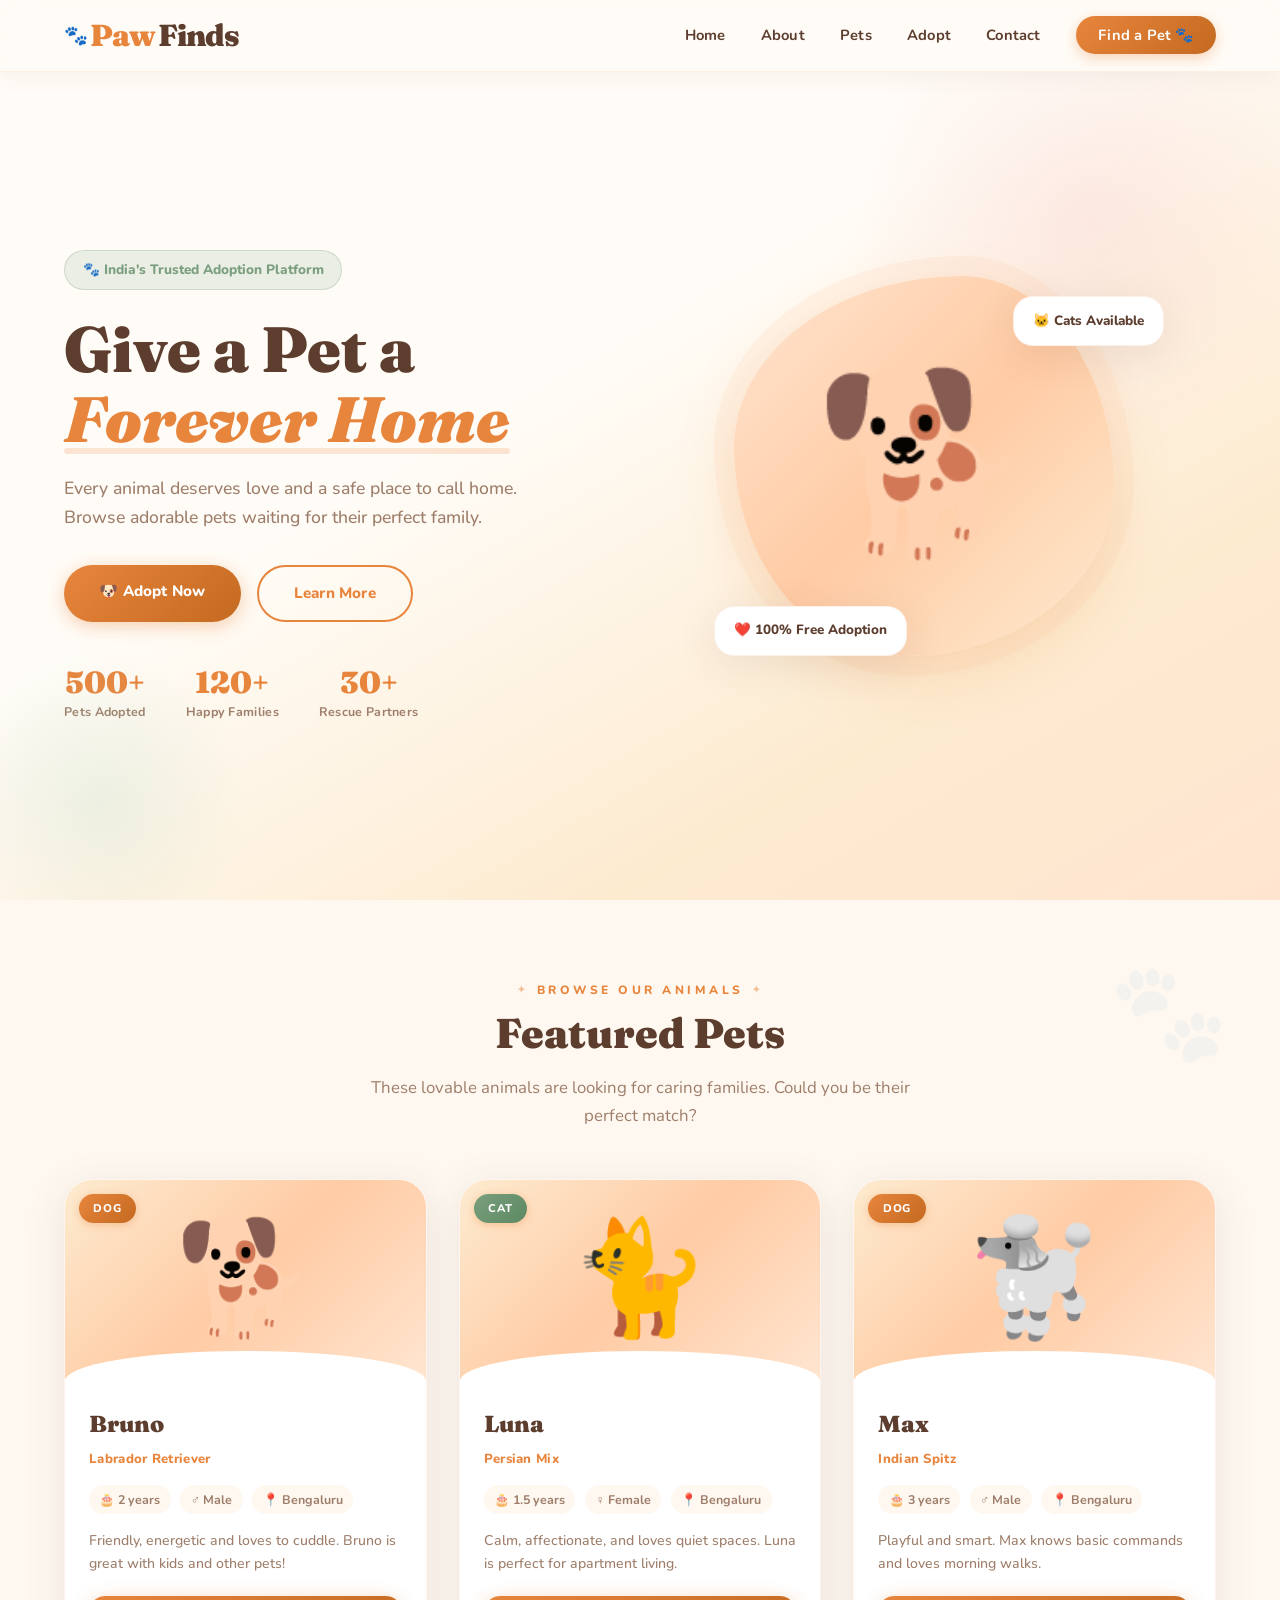
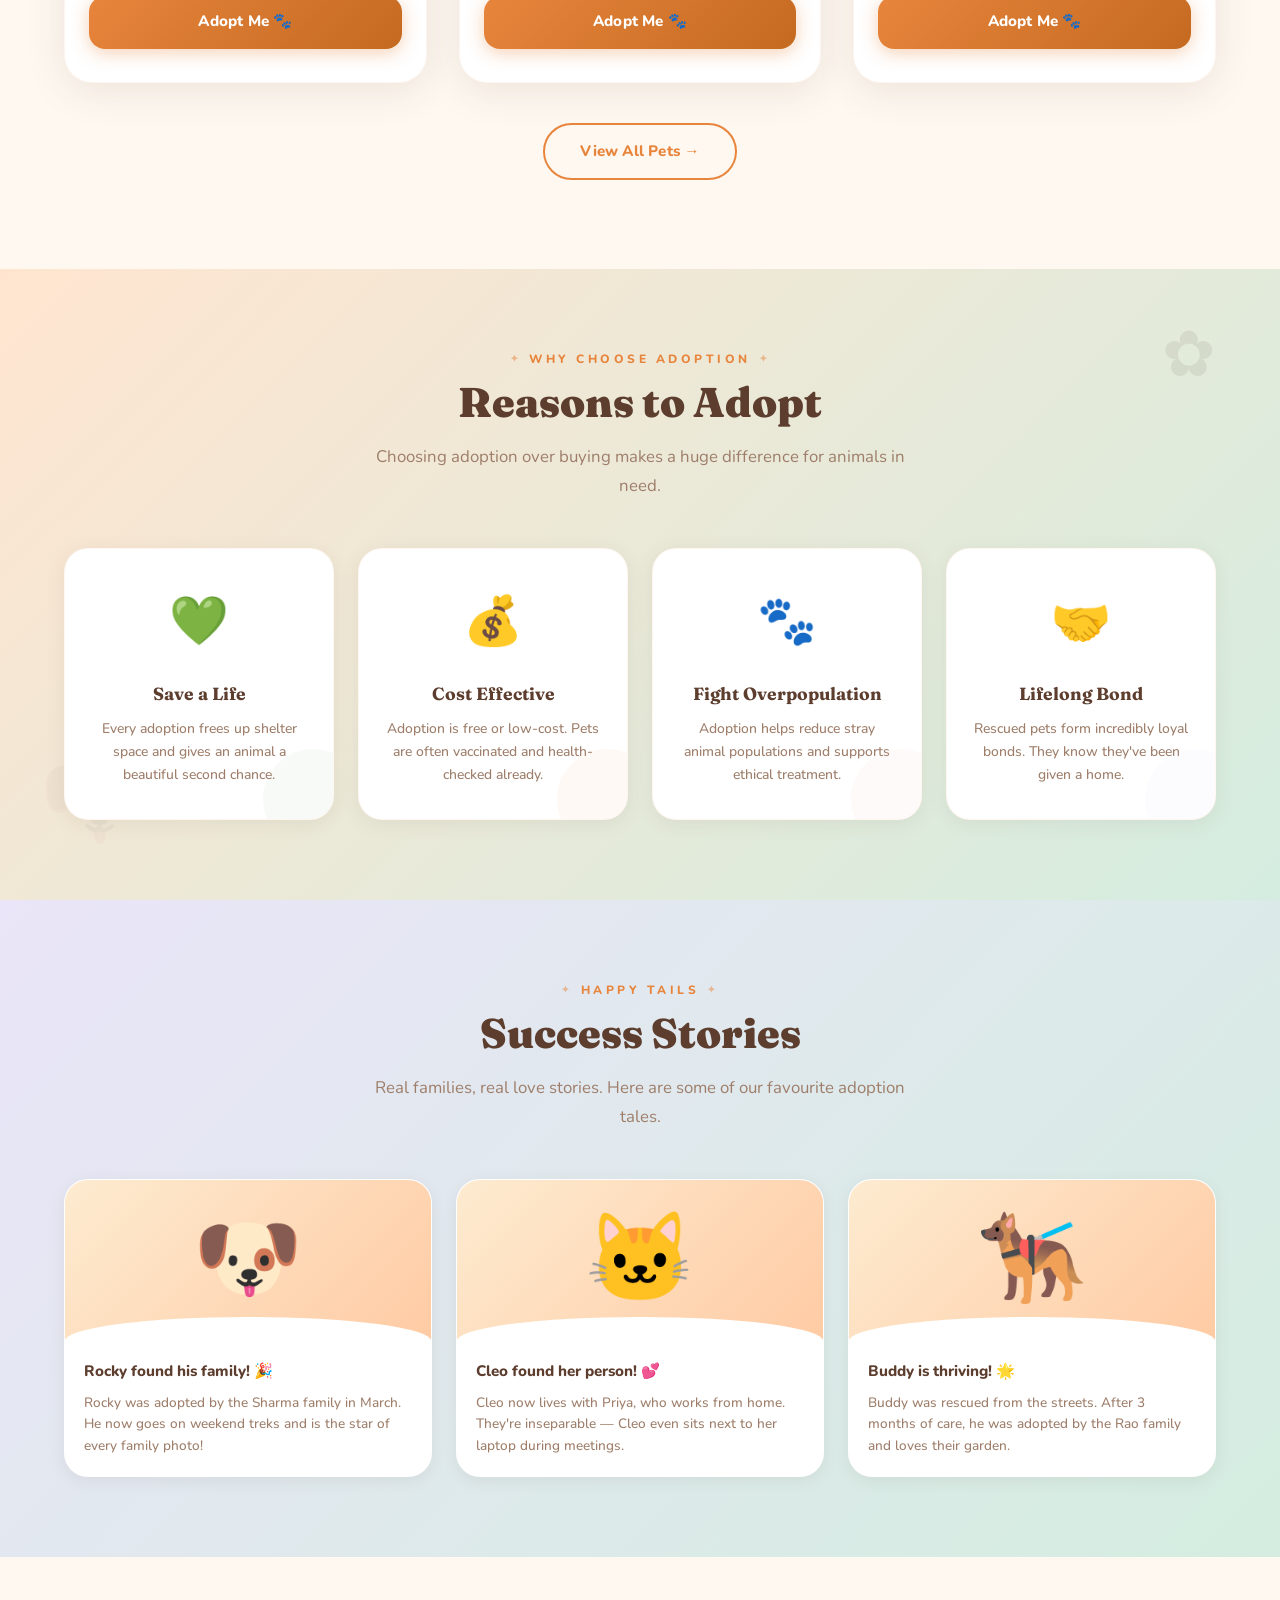
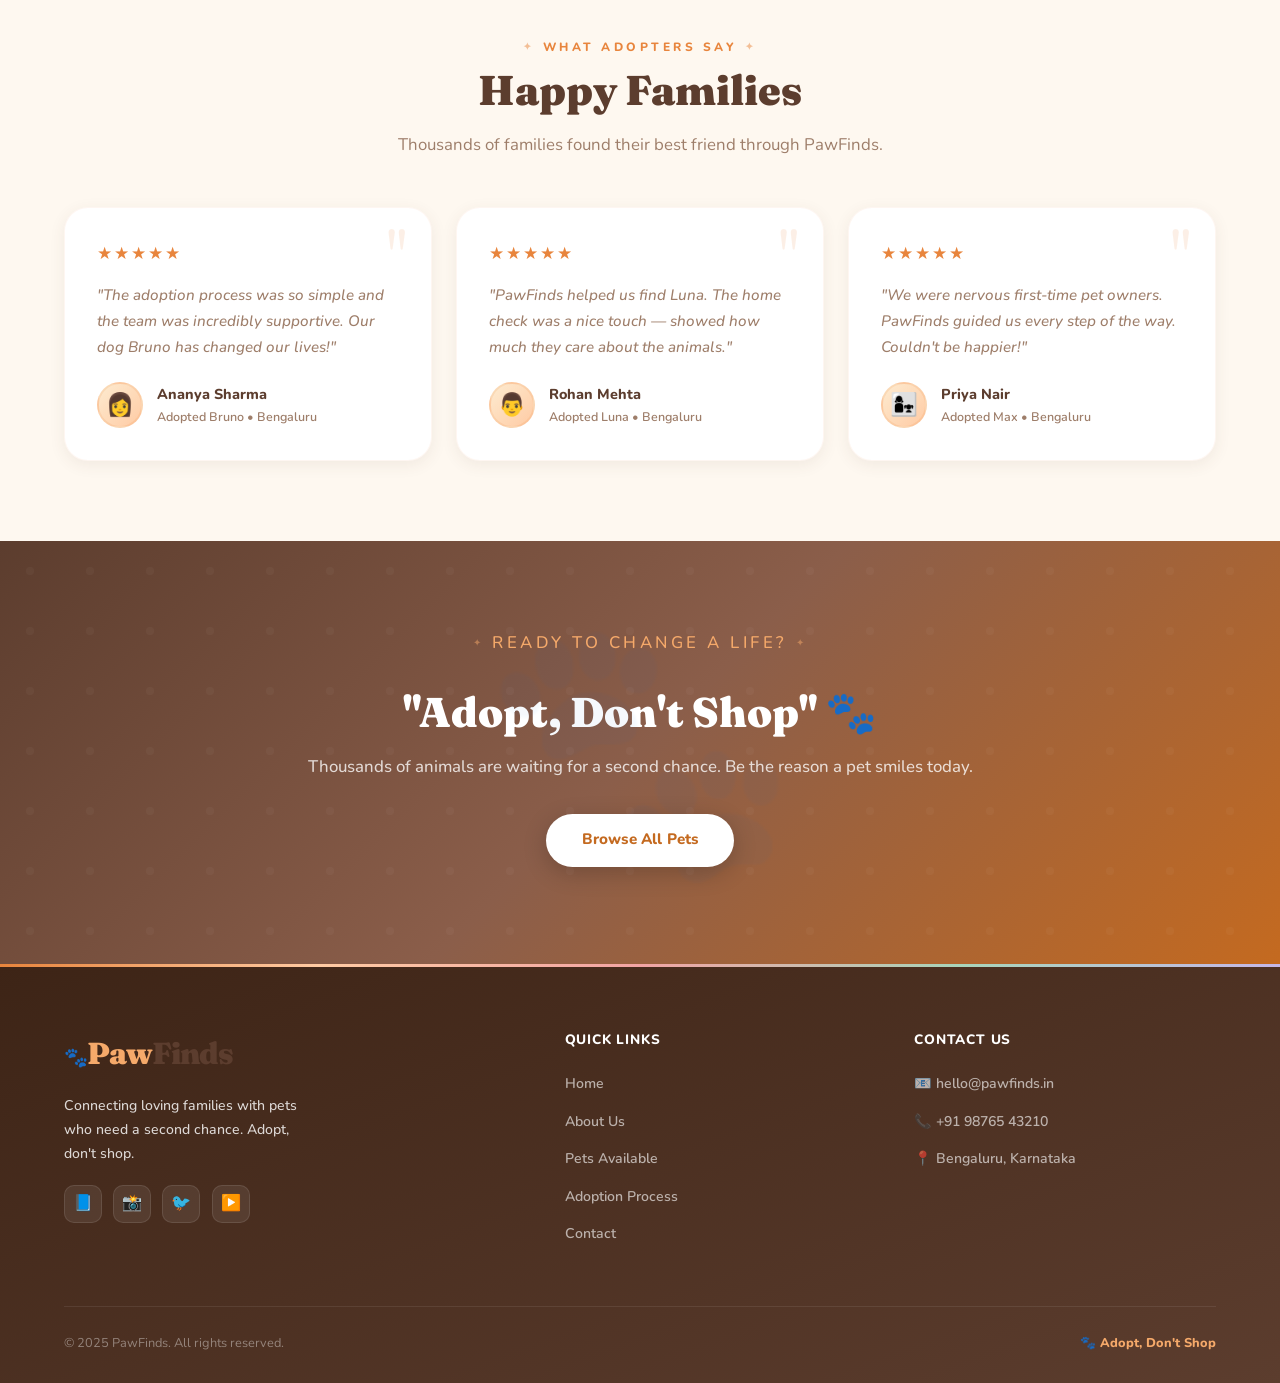
<file: index.html>
<!DOCTYPE html>
<html lang="en">
<head>
  <meta charset="UTF-8" />
  <meta name="viewport" content="width=device-width, initial-scale=1.0" />
  <title>PawFinds – Adopt, Don't Shop</title>
  <link rel="stylesheet" href="style.css" />
  <style>
    /* Extra cute touches just for homepage */
    .why-grid {
      display: grid;
      grid-template-columns: repeat(auto-fit, minmax(220px, 1fr));
      gap: 1.5rem;
    }

    .why-card {
      background: white;
      border-radius: 24px;
      padding: 2rem 1.6rem;
      text-align: center;
      box-shadow: 0 4px 20px rgba(92,61,46,0.08);
      transition: all 0.35s ease;
      border: 1.5px solid rgba(232,133,61,0.07);
      position: relative;
      overflow: hidden;
    }

    .why-card::before {
      content: '';
      position: absolute;
      bottom: -30px;
      right: -30px;
      width: 100px;
      height: 100px;
      border-radius: 50%;
      opacity: 0.05;
      transition: all 0.5s;
    }

    .why-card:nth-child(1)::before { background: #7A9E7E; }
    .why-card:nth-child(2)::before { background: #E8853D; }
    .why-card:nth-child(3)::before { background: #F2A4A4; }
    .why-card:nth-child(4)::before { background: #C5B8E8; }

    .why-card:hover::before { width: 200px; height: 200px; bottom: -60px; right: -60px; opacity: 0.08; }
    .why-card:hover { transform: translateY(-8px); box-shadow: 0 16px 40px rgba(92,61,46,0.14); }

    .why-icon {
      font-size: 3rem;
      margin-bottom: 1rem;
      display: block;
    }

    .why-title {
      font-family: 'Fraunces', serif;
      font-size: 1.1rem;
      font-weight: 700;
      color: var(--brown);
      margin-bottom: 0.6rem;
    }

    .why-desc {
      font-size: 0.87rem;
      color: var(--text-muted);
      font-weight: 500;
      line-height: 1.65;
    }

    /* Cute paw divider */
    .paw-divider {
      text-align: center;
      font-size: 1.2rem;
      letter-spacing: 0.8rem;
      opacity: 0.2;
      margin: -1rem 0;
    }

    /* Wobble on hover for emoji pets */
    .pet-card-img:hover { animation: wobble 0.5s ease; }

    @keyframes wobble {
      0%, 100% { transform: rotate(0deg); }
      25% { transform: rotate(-3deg); }
      75% { transform: rotate(3deg); }
    }

    /* Floating paw background decoration */
    .section-paws {
      position: absolute;
      opacity: 0.04;
      font-size: 6rem;
      pointer-events: none;
    }
  </style>
</head>
<body>

  <!-- NAVBAR -->
  <nav>
    <a href="index.html" class="logo">Paw<span>Finds</span></a>
    <ul class="nav-links">
      <li><a href="index.html">Home</a></li>
      <li><a href="about.html">About</a></li>
      <li><a href="pets.html">Pets</a></li>
      <li><a href="process.html">Adopt</a></li>
      <li><a href="contact.html">Contact</a></li>
      <li><a href="pets.html" class="nav-cta">Find a Pet 🐾</a></li>
    </ul>
  </nav>

  <!-- HERO -->
  <section class="hero">
    <div class="hero-text">
      <div class="hero-badge">🐾 India's Trusted Adoption Platform</div>
      <h1>Give a Pet a<br><em>Forever Home</em></h1>
      <p>Every animal deserves love and a safe place to call home. Browse adorable pets waiting for their perfect family.</p>
      <div class="hero-buttons">
        <a href="pets.html" class="btn btn-primary">🐶 Adopt Now</a>
        <a href="about.html" class="btn btn-outline">Learn More</a>
      </div>
      <div class="hero-stats">
        <div class="stat">
          <div class="stat-num">500+</div>
          <div class="stat-label">Pets Adopted</div>
        </div>
        <div class="stat">
          <div class="stat-num">120+</div>
          <div class="stat-label">Happy Families</div>
        </div>
        <div class="stat">
          <div class="stat-num">30+</div>
          <div class="stat-label">Rescue Partners</div>
        </div>
      </div>
    </div>
    <div class="hero-image">
      <div class="hero-img-wrap">
        <div class="hero-circle">🐕</div>
        <div class="hero-float-badge badge-1">🐱 Cats Available</div>
        <div class="hero-float-badge badge-2">❤️ 100% Free Adoption</div>
      </div>
    </div>
  </section>

  <!-- FEATURED PETS -->
  <section>
    <span class="section-paws" style="top:2rem;right:4%;">🐾</span>
    <p class="section-label text-center">Browse Our Animals</p>
    <h2 class="section-title text-center">Featured Pets</h2>
    <p class="section-sub text-center">These lovable animals are looking for caring families. Could you be their perfect match?</p>

    <div class="pets-grid">
      <div class="pet-card">
        <div class="pet-card-img"><span class="pet-tag">Dog</span>🐕</div>
        <div class="pet-card-body">
          <div class="pet-name">Bruno</div>
          <div class="pet-breed">Labrador Retriever</div>
          <div class="pet-meta">
            <span class="pet-meta-item">🎂 2 years</span>
            <span class="pet-meta-item">♂ Male</span>
            <span class="pet-meta-item">📍 Bengaluru</span>
          </div>
          <p class="pet-desc">Friendly, energetic and loves to cuddle. Bruno is great with kids and other pets!</p>
          <a href="contact.html" class="btn btn-primary adopt-btn">Adopt Me 🐾</a>
        </div>
      </div>

      <div class="pet-card">
        <div class="pet-card-img"><span class="pet-tag cat">Cat</span>🐈</div>
        <div class="pet-card-body">
          <div class="pet-name">Luna</div>
          <div class="pet-breed">Persian Mix</div>
          <div class="pet-meta">
            <span class="pet-meta-item">🎂 1.5 years</span>
            <span class="pet-meta-item">♀ Female</span>
            <span class="pet-meta-item">📍 Bengaluru</span>
          </div>
          <p class="pet-desc">Calm, affectionate, and loves quiet spaces. Luna is perfect for apartment living.</p>
          <a href="contact.html" class="btn btn-primary adopt-btn">Adopt Me 🐾</a>
        </div>
      </div>

      <div class="pet-card">
        <div class="pet-card-img"><span class="pet-tag">Dog</span>🐩</div>
        <div class="pet-card-body">
          <div class="pet-name">Max</div>
          <div class="pet-breed">Indian Spitz</div>
          <div class="pet-meta">
            <span class="pet-meta-item">🎂 3 years</span>
            <span class="pet-meta-item">♂ Male</span>
            <span class="pet-meta-item">📍 Bengaluru</span>
          </div>
          <p class="pet-desc">Playful and smart. Max knows basic commands and loves morning walks.</p>
          <a href="contact.html" class="btn btn-primary adopt-btn">Adopt Me 🐾</a>
        </div>
      </div>
    </div>

    <div style="text-align:center; margin-top:2.5rem;">
      <a href="pets.html" class="btn btn-outline">View All Pets →</a>
    </div>
  </section>

  <!-- WHY ADOPT -->
  <section class="process-section">
    <span class="section-paws" style="bottom:1rem;left:3%;">🐶</span>
    <p class="section-label text-center">Why Choose Adoption</p>
    <h2 class="section-title text-center">Reasons to Adopt</h2>
    <p class="section-sub text-center">Choosing adoption over buying makes a huge difference for animals in need.</p>

    <div class="why-grid">
      <div class="why-card">
        <span class="why-icon">💚</span>
        <div class="why-title">Save a Life</div>
        <p class="why-desc">Every adoption frees up shelter space and gives an animal a beautiful second chance.</p>
      </div>
      <div class="why-card">
        <span class="why-icon">💰</span>
        <div class="why-title">Cost Effective</div>
        <p class="why-desc">Adoption is free or low-cost. Pets are often vaccinated and health-checked already.</p>
      </div>
      <div class="why-card">
        <span class="why-icon">🐾</span>
        <div class="why-title">Fight Overpopulation</div>
        <p class="why-desc">Adoption helps reduce stray animal populations and supports ethical treatment.</p>
      </div>
      <div class="why-card">
        <span class="why-icon">🤝</span>
        <div class="why-title">Lifelong Bond</div>
        <p class="why-desc">Rescued pets form incredibly loyal bonds. They know they've been given a home.</p>
      </div>
    </div>
  </section>

  <!-- SUCCESS STORIES -->
  <section class="success-section">
    <p class="section-label text-center">Happy Tails</p>
    <h2 class="section-title text-center">Success Stories</h2>
    <p class="section-sub text-center">Real families, real love stories. Here are some of our favourite adoption tales.</p>

    <div class="success-grid">
      <div class="success-card">
        <div class="success-img">🐶</div>
        <div class="success-body">
          <div class="success-name">Rocky found his family! 🎉</div>
          <p class="success-story">Rocky was adopted by the Sharma family in March. He now goes on weekend treks and is the star of every family photo!</p>
        </div>
      </div>
      <div class="success-card">
        <div class="success-img">🐱</div>
        <div class="success-body">
          <div class="success-name">Cleo found her person! 💕</div>
          <p class="success-story">Cleo now lives with Priya, who works from home. They're inseparable — Cleo even sits next to her laptop during meetings.</p>
        </div>
      </div>
      <div class="success-card">
        <div class="success-img">🐕‍🦺</div>
        <div class="success-body">
          <div class="success-name">Buddy is thriving! 🌟</div>
          <p class="success-story">Buddy was rescued from the streets. After 3 months of care, he was adopted by the Rao family and loves their garden.</p>
        </div>
      </div>
    </div>
  </section>

  <!-- TESTIMONIALS -->
  <section>
    <p class="section-label text-center">What Adopters Say</p>
    <h2 class="section-title text-center">Happy Families</h2>
    <p class="section-sub text-center">Thousands of families found their best friend through PawFinds.</p>

    <div class="testimonials-grid">
      <div class="testimonial-card">
        <div class="testimonial-stars">★★★★★</div>
        <p class="testimonial-text">"The adoption process was so simple and the team was incredibly supportive. Our dog Bruno has changed our lives!"</p>
        <div class="testimonial-author">
          <div class="author-avatar">👩</div>
          <div>
            <div class="author-name">Ananya Sharma</div>
            <div class="author-info">Adopted Bruno • Bengaluru</div>
          </div>
        </div>
      </div>
      <div class="testimonial-card">
        <div class="testimonial-stars">★★★★★</div>
        <p class="testimonial-text">"PawFinds helped us find Luna. The home check was a nice touch — showed how much they care about the animals."</p>
        <div class="testimonial-author">
          <div class="author-avatar">👨</div>
          <div>
            <div class="author-name">Rohan Mehta</div>
            <div class="author-info">Adopted Luna • Bengaluru</div>
          </div>
        </div>
      </div>
      <div class="testimonial-card">
        <div class="testimonial-stars">★★★★★</div>
        <p class="testimonial-text">"We were nervous first-time pet owners. PawFinds guided us every step of the way. Couldn't be happier!"</p>
        <div class="testimonial-author">
          <div class="author-avatar">👩‍👧</div>
          <div>
            <div class="author-name">Priya Nair</div>
            <div class="author-info">Adopted Max • Bengaluru</div>
          </div>
        </div>
      </div>
    </div>
  </section>

  <!-- CTA BANNER -->
  <section class="cta-banner">
    <p class="section-label" style="color:var(--amber-light);">Ready to change a life?</p>
    <h2 class="section-title">"Adopt, Don't Shop" 🐾</h2>
    <p>Thousands of animals are waiting for a second chance. Be the reason a pet smiles today.</p>
    <a href="pets.html" class="btn btn-primary">Browse All Pets</a>
  </section>

  <!-- FOOTER -->
  <footer>
    <div class="footer-grid">
      <div class="footer-brand">
        <a href="index.html" class="logo">Paw<span>Finds</span></a>
        <p>Connecting loving families with pets who need a second chance. Adopt, don't shop.</p>
        <div class="footer-social">
          <a href="#" class="social-icon">📘</a>
          <a href="#" class="social-icon">📸</a>
          <a href="#" class="social-icon">🐦</a>
          <a href="#" class="social-icon">▶️</a>
        </div>
      </div>
      <div class="footer-col">
        <h4>Quick Links</h4>
        <ul>
          <li><a href="index.html">Home</a></li>
          <li><a href="about.html">About Us</a></li>
          <li><a href="pets.html">Pets Available</a></li>
          <li><a href="process.html">Adoption Process</a></li>
          <li><a href="contact.html">Contact</a></li>
        </ul>
      </div>
      <div class="footer-col">
        <h4>Contact Us</h4>
        <ul>
          <li><a href="#">📧 hello@pawfinds.in</a></li>
          <li><a href="#">📞 +91 98765 43210</a></li>
          <li><a href="#">📍 Bengaluru, Karnataka</a></li>
        </ul>
      </div>
    </div>
    <div class="footer-bottom">
      <span>© 2025 PawFinds. All rights reserved.</span>
      <span class="footer-tagline">🐾 Adopt, Don't Shop</span>
    </div>
  </footer>

  <script>
    document.querySelectorAll('.faq-question').forEach(btn => {
      btn.addEventListener('click', () => {
        const item = btn.parentElement;
        item.classList.toggle('open');
      });
    });

    // Staggered card entrance animation
    const observer = new IntersectionObserver((entries) => {
      entries.forEach((entry, i) => {
        if (entry.isIntersecting) {
          entry.target.style.animationDelay = `${(i % 4) * 0.1}s`;
          entry.target.classList.add('visible');
        }
      });
    }, { threshold: 0.1 });

    document.querySelectorAll('.pet-card, .why-card, .step-card, .testimonial-card, .success-card').forEach(el => {
      el.style.opacity = '0';
      el.style.transform = 'translateY(20px)';
      el.style.transition = 'opacity 0.5s ease, transform 0.5s ease';
      observer.observe(el);
    });

    document.querySelectorAll('.visible').forEach = function() {};
    const mo = new MutationObserver(() => {});

    // Simplified: just use intersection observer to fade in
    const cards = document.querySelectorAll('.pet-card, .why-card, .step-card, .testimonial-card, .success-card');
    const cardObserver = new IntersectionObserver((entries) => {
      entries.forEach((entry, idx) => {
        if (entry.isIntersecting) {
          setTimeout(() => {
            entry.target.style.opacity = '1';
            entry.target.style.transform = 'translateY(0)';
          }, idx * 80);
          cardObserver.unobserve(entry.target);
        }
      });
    }, { threshold: 0.08 });

    cards.forEach(c => cardObserver.observe(c));
  </script>
  </script>

<!-- 🔊 Audio -->
<audio id="petAudio">
  <source src="https://www.soundjay.com/button/beep-07.mp3"
    type="audio/mpeg">
</audio>

<script>
function playSound() {
  document.getElementById("petAudio").play();
}
</script>

</body>
</html>
</body>
</html>
</file>
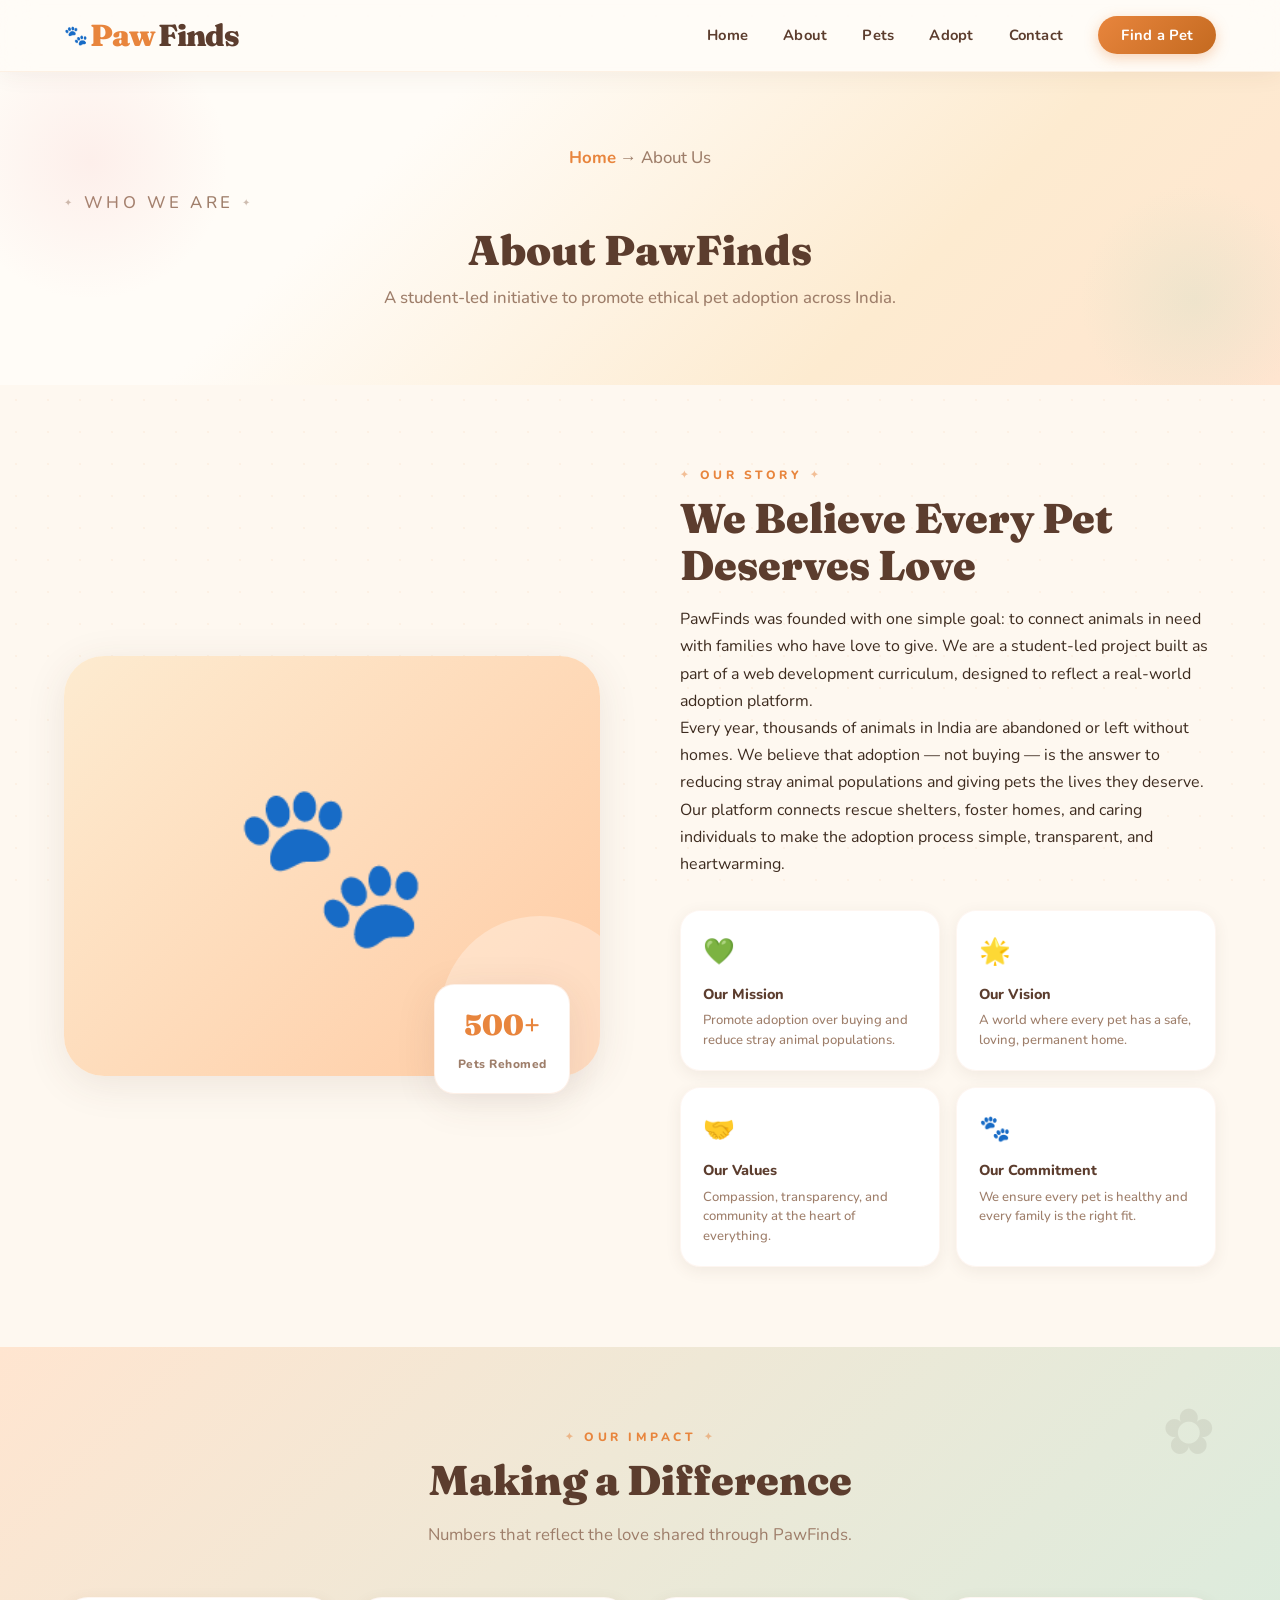
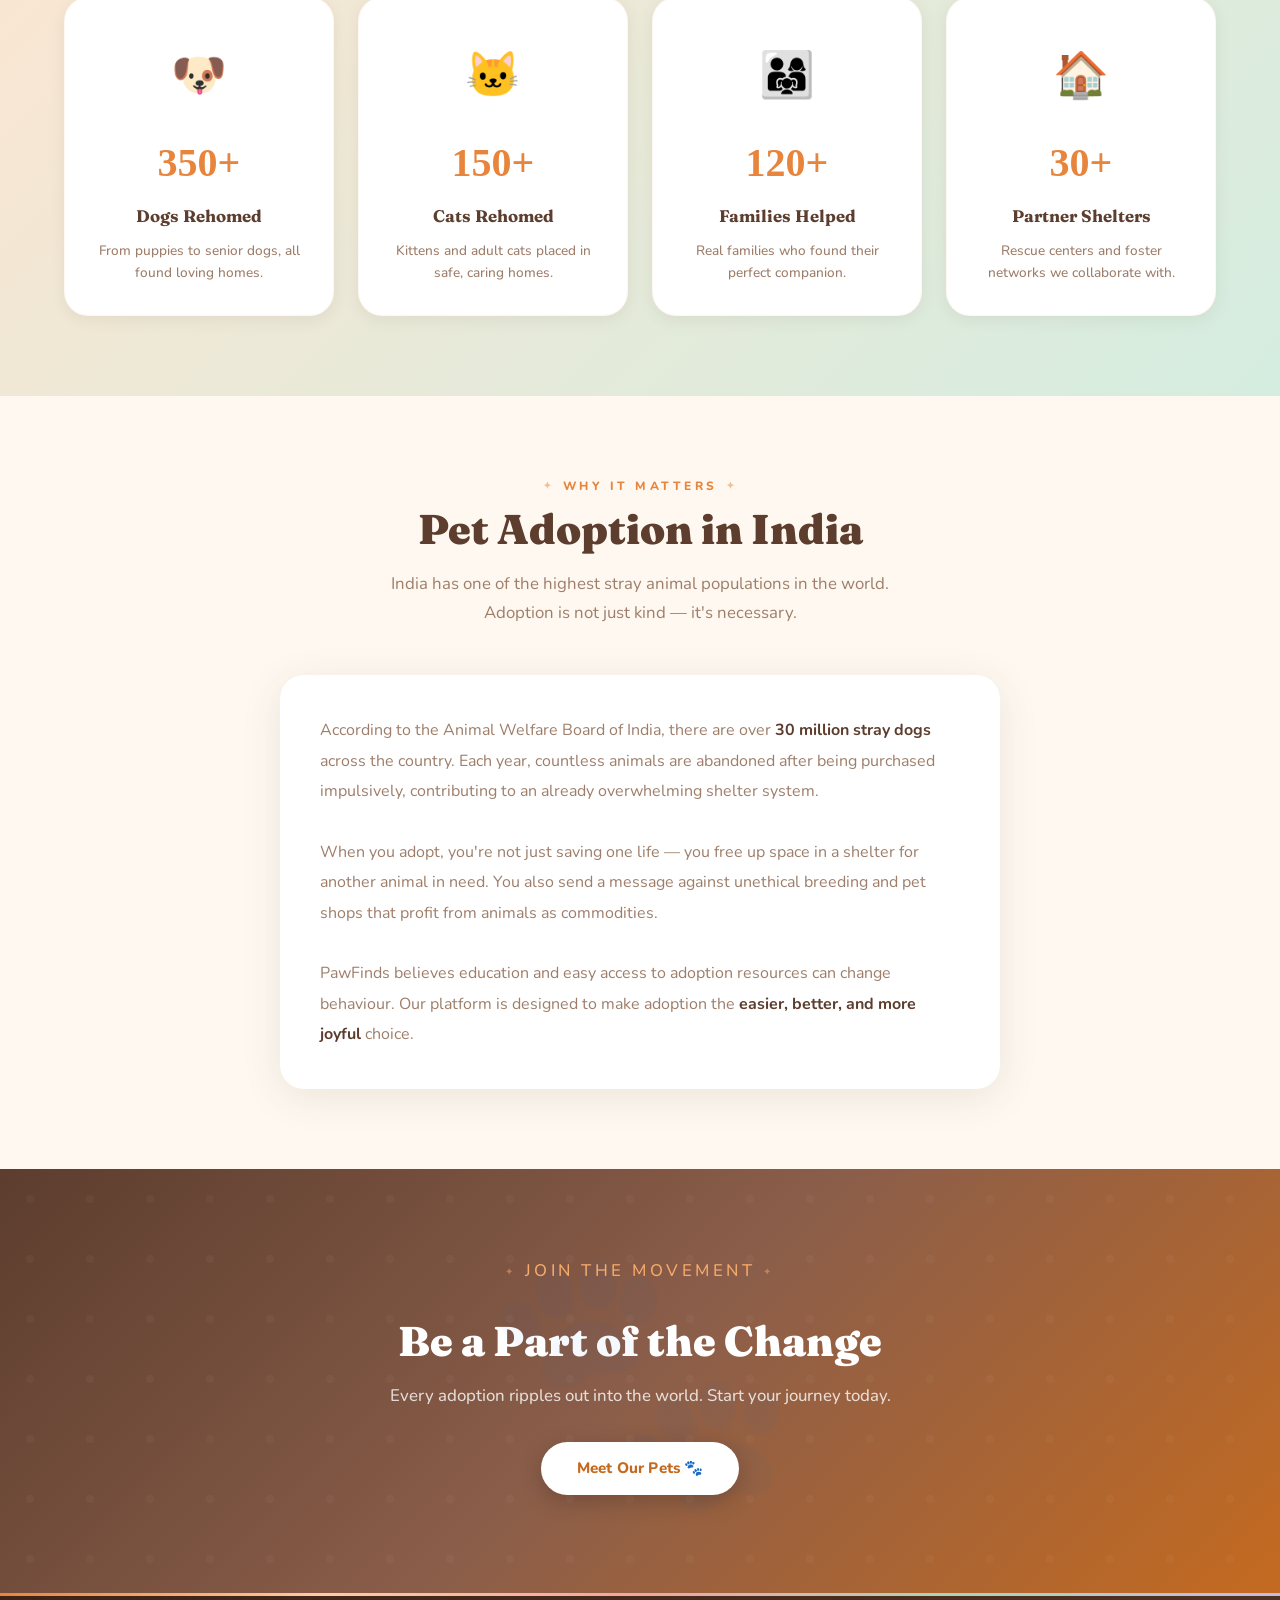
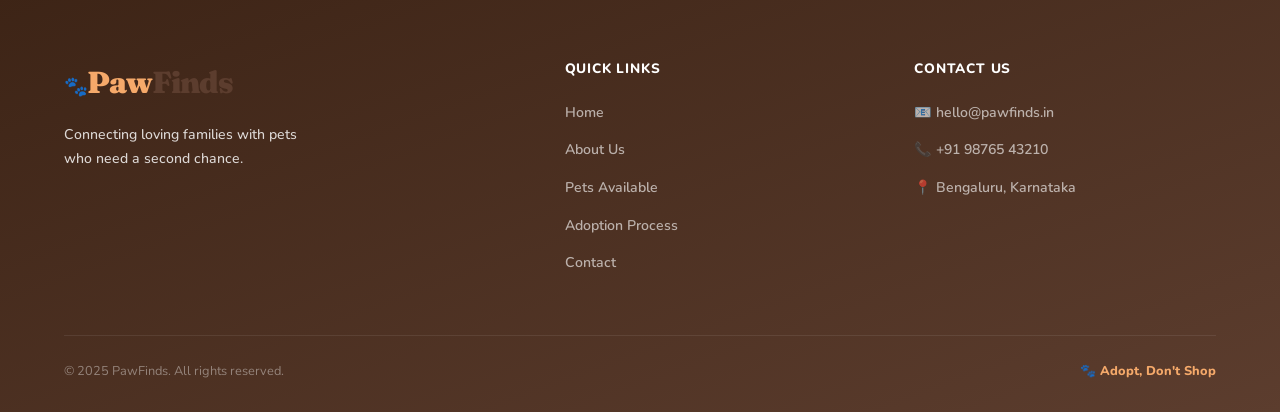
<file: about.html>
<!DOCTYPE html>
<html lang="en">
<head>
  <meta charset="UTF-8" />
  <meta name="viewport" content="width=device-width, initial-scale=1.0" />
  <title>About Us – PawFinds</title>
  <link rel="stylesheet" href="style.css" />
</head>
<body>

  <nav>
    <a href="index.html" class="logo">Paw<span>Finds</span></a>
    <ul class="nav-links">
      <li><a href="index.html">Home</a></li>
      <li><a href="about.html">About</a></li>
      <li><a href="pets.html">Pets</a></li>
      <li><a href="process.html">Adopt</a></li>
      <li><a href="contact.html">Contact</a></li>
      <li><a href="pets.html" class="nav-cta">Find a Pet</a></li>
    </ul>
  </nav>

  <div class="page-hero">
    <p class="breadcrumb"><a href="index.html">Home</a> → About Us</p>
    <p class="section-label">Who We Are</p>
    <h1 class="section-title">About PawFinds</h1>
    <p>A student-led initiative to promote ethical pet adoption across India.</p>
  </div>

  <!-- ABOUT MAIN -->
  <section>
    <div class="about-grid">
      <div class="about-img-wrap">
        <div class="about-main-img">🐾</div>
        <div class="about-float">
          <span class="about-float-num">500+</span>
          <span class="about-float-text">Pets Rehomed</span>
        </div>
      </div>
      <div class="about-text">
        <p class="section-label">Our Story</p>
        <h2 class="section-title">We Believe Every Pet Deserves Love</h2>
        <p>PawFinds was founded with one simple goal: to connect animals in need with families who have love to give. We are a student-led project built as part of a web development curriculum, designed to reflect a real-world adoption platform.</p>
        <p>Every year, thousands of animals in India are abandoned or left without homes. We believe that adoption — not buying — is the answer to reducing stray animal populations and giving pets the lives they deserve.</p>
        <p>Our platform connects rescue shelters, foster homes, and caring individuals to make the adoption process simple, transparent, and heartwarming.</p>

        <div class="about-values">
          <div class="value-card">
            <div class="value-icon">💚</div>
            <div class="value-title">Our Mission</div>
            <div class="value-desc">Promote adoption over buying and reduce stray animal populations.</div>
          </div>
          <div class="value-card">
            <div class="value-icon">🌟</div>
            <div class="value-title">Our Vision</div>
            <div class="value-desc">A world where every pet has a safe, loving, permanent home.</div>
          </div>
          <div class="value-card">
            <div class="value-icon">🤝</div>
            <div class="value-title">Our Values</div>
            <div class="value-desc">Compassion, transparency, and community at the heart of everything.</div>
          </div>
          <div class="value-card">
            <div class="value-icon">🐾</div>
            <div class="value-title">Our Commitment</div>
            <div class="value-desc">We ensure every pet is healthy and every family is the right fit.</div>
          </div>
        </div>
      </div>
    </div>
  </section>

  <!-- IMPACT -->
  <section class="process-section">
    <p class="section-label text-center">Our Impact</p>
    <h2 class="section-title text-center">Making a Difference</h2>
    <p class="section-sub text-center">Numbers that reflect the love shared through PawFinds.</p>

    <div style="display:grid;grid-template-columns:repeat(auto-fit,minmax(200px,1fr));gap:1.5rem;">
      <div class="step-card">
        <div class="step-icon">🐶</div>
        <div style="font-family:'Playfair Display',serif;font-size:2.5rem;font-weight:900;color:var(--amber);margin-bottom:.3rem;">350+</div>
        <div class="step-title">Dogs Rehomed</div>
        <p class="step-desc">From puppies to senior dogs, all found loving homes.</p>
      </div>
      <div class="step-card">
        <div class="step-icon">🐱</div>
        <div style="font-family:'Playfair Display',serif;font-size:2.5rem;font-weight:900;color:var(--amber);margin-bottom:.3rem;">150+</div>
        <div class="step-title">Cats Rehomed</div>
        <p class="step-desc">Kittens and adult cats placed in safe, caring homes.</p>
      </div>
      <div class="step-card">
        <div class="step-icon">👨‍👩‍👧</div>
        <div style="font-family:'Playfair Display',serif;font-size:2.5rem;font-weight:900;color:var(--amber);margin-bottom:.3rem;">120+</div>
        <div class="step-title">Families Helped</div>
        <p class="step-desc">Real families who found their perfect companion.</p>
      </div>
      <div class="step-card">
        <div class="step-icon">🏠</div>
        <div style="font-family:'Playfair Display',serif;font-size:2.5rem;font-weight:900;color:var(--amber);margin-bottom:.3rem;">30+</div>
        <div class="step-title">Partner Shelters</div>
        <p class="step-desc">Rescue centers and foster networks we collaborate with.</p>
      </div>
    </div>
  </section>

  <!-- WHY ADOPTION MATTERS -->
  <section>
    <p class="section-label text-center">Why It Matters</p>
    <h2 class="section-title text-center">Pet Adoption in India</h2>
    <p class="section-sub text-center">India has one of the highest stray animal populations in the world. Adoption is not just kind — it's necessary.</p>

    <div style="max-width:720px;margin:0 auto;">
      <div style="background:white;border-radius:24px;padding:2.5rem;box-shadow:var(--shadow);line-height:1.9;color:var(--text-muted);">
        <p>According to the Animal Welfare Board of India, there are over <strong style="color:var(--brown);">30 million stray dogs</strong> across the country. Each year, countless animals are abandoned after being purchased impulsively, contributing to an already overwhelming shelter system.</p>
        <br>
        <p>When you adopt, you're not just saving one life — you free up space in a shelter for another animal in need. You also send a message against unethical breeding and pet shops that profit from animals as commodities.</p>
        <br>
        <p>PawFinds believes education and easy access to adoption resources can change behaviour. Our platform is designed to make adoption the <strong style="color:var(--brown);">easier, better, and more joyful</strong> choice.</p>
      </div>
    </div>
  </section>

  <section class="cta-banner">
    <p class="section-label" style="color:var(--amber-light);">Join the Movement</p>
    <h2 class="section-title">Be a Part of the Change</h2>
    <p>Every adoption ripples out into the world. Start your journey today.</p>
    <a href="pets.html" class="btn btn-primary">Meet Our Pets 🐾</a>
  </section>

  <footer>
    <div class="footer-grid">
      <div class="footer-brand">
        <a href="index.html" class="logo">Paw<span>Finds</span></a>
        <p>Connecting loving families with pets who need a second chance.</p>
      </div>
      <div class="footer-col">
        <h4>Quick Links</h4>
        <ul>
          <li><a href="index.html">Home</a></li>
          <li><a href="about.html">About Us</a></li>
          <li><a href="pets.html">Pets Available</a></li>
          <li><a href="process.html">Adoption Process</a></li>
          <li><a href="contact.html">Contact</a></li>
        </ul>
      </div>
      <div class="footer-col">
        <h4>Contact Us</h4>
        <ul>
          <li><a href="#">📧 hello@pawfinds.in</a></li>
          <li><a href="#">📞 +91 98765 43210</a></li>
          <li><a href="#">📍 Bengaluru, Karnataka</a></li>
        </ul>
      </div>
    </div>
    <div class="footer-bottom">
      <span>© 2025 PawFinds. All rights reserved.</span>
      <span class="footer-tagline">🐾 Adopt, Don't Shop</span>
    </div>
  </footer>
</body>
</html>
</file>
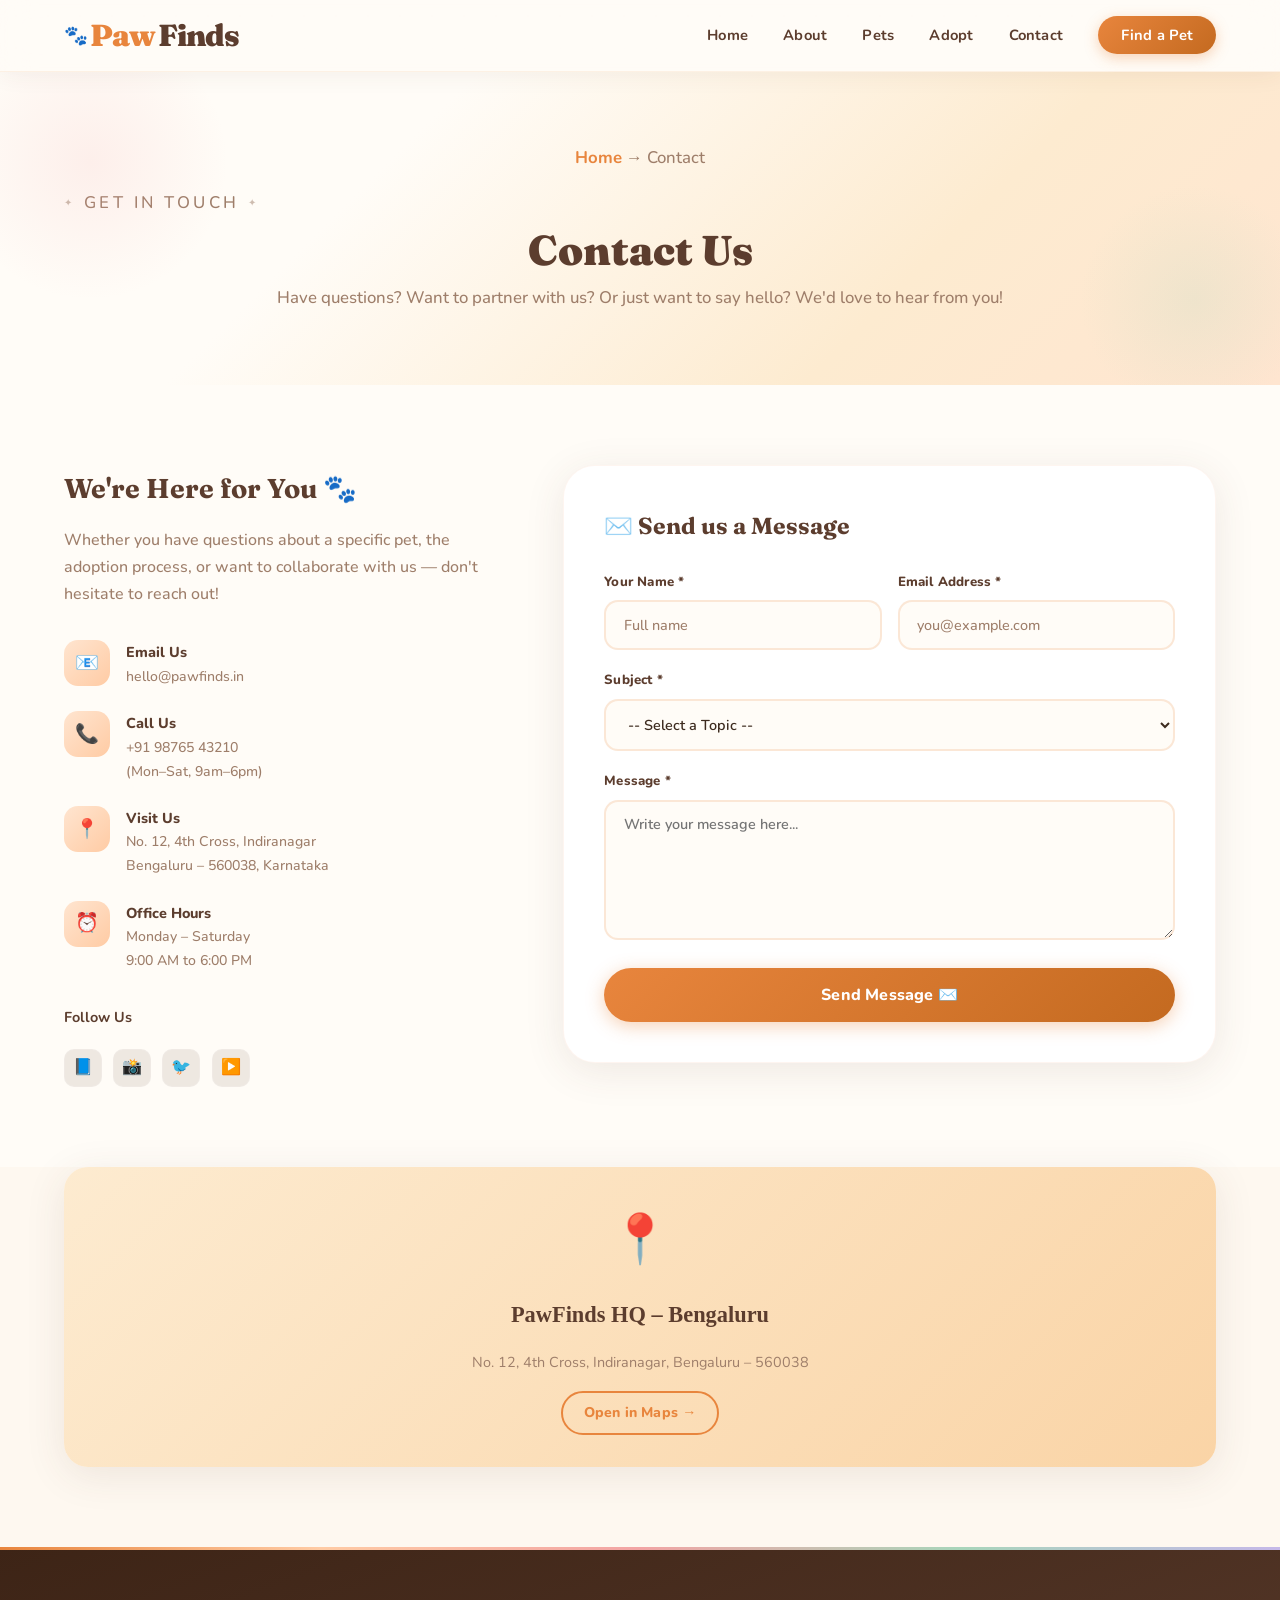
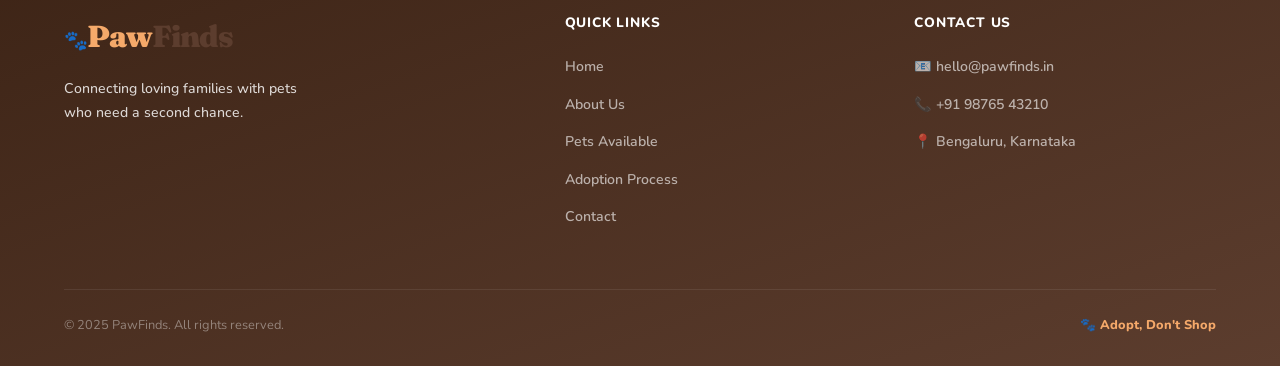
<file: contact.html>
<!DOCTYPE html>
<html lang="en">
<head>
  <meta charset="UTF-8" />
  <meta name="viewport" content="width=device-width, initial-scale=1.0" />
  <title>Contact – PawFinds</title>
  <link rel="stylesheet" href="style.css" />
</head>
<body>

  <nav>
    <a href="index.html" class="logo">Paw<span>Finds</span></a>
    <ul class="nav-links">
      <li><a href="index.html">Home</a></li>
      <li><a href="about.html">About</a></li>
      <li><a href="pets.html">Pets</a></li>
      <li><a href="process.html">Adopt</a></li>
      <li><a href="contact.html">Contact</a></li>
      <li><a href="pets.html" class="nav-cta">Find a Pet</a></li>
    </ul>
  </nav>

  <div class="page-hero">
    <p class="breadcrumb"><a href="index.html">Home</a> → Contact</p>
    <p class="section-label">Get In Touch</p>
    <h1 class="section-title">Contact Us</h1>
    <p>Have questions? Want to partner with us? Or just want to say hello? We'd love to hear from you!</p>
  </div>

  <section class="contact-section">
    <div class="contact-grid">
      <!-- INFO -->
      <div class="contact-info">
        <h3>We're Here for You 🐾</h3>
        <p>Whether you have questions about a specific pet, the adoption process, or want to collaborate with us — don't hesitate to reach out!</p>

        <div class="contact-item">
          <div class="contact-icon">📧</div>
          <div>
            <div class="contact-item-title">Email Us</div>
            <div class="contact-item-val">hello@pawfinds.in</div>
          </div>
        </div>
        <div class="contact-item">
          <div class="contact-icon">📞</div>
          <div>
            <div class="contact-item-title">Call Us</div>
            <div class="contact-item-val">+91 98765 43210<br>(Mon–Sat, 9am–6pm)</div>
          </div>
        </div>
        <div class="contact-item">
          <div class="contact-icon">📍</div>
          <div>
            <div class="contact-item-title">Visit Us</div>
            <div class="contact-item-val">No. 12, 4th Cross, Indiranagar<br>Bengaluru – 560038, Karnataka</div>
          </div>
        </div>
        <div class="contact-item">
          <div class="contact-icon">⏰</div>
          <div>
            <div class="contact-item-title">Office Hours</div>
            <div class="contact-item-val">Monday – Saturday<br>9:00 AM to 6:00 PM</div>
          </div>
        </div>

        <div style="margin-top:2rem;">
          <h4 style="color:var(--brown);font-size:0.9rem;margin-bottom:1rem;">Follow Us</h4>
          <div class="footer-social">
            <a href="#" class="social-icon" style="background:rgba(92,61,46,0.1);">📘</a>
            <a href="#" class="social-icon" style="background:rgba(92,61,46,0.1);">📸</a>
            <a href="#" class="social-icon" style="background:rgba(92,61,46,0.1);">🐦</a>
            <a href="#" class="social-icon" style="background:rgba(92,61,46,0.1);">▶️</a>
          </div>
        </div>
      </div>

      <!-- FORM -->
      <div>
        <div class="form-card">
          <div class="form-title">✉️ Send us a Message</div>

          <div class="form-row">
            <div class="form-group">
              <label>Your Name *</label>
              <input type="text" placeholder="Full name" />
            </div>
            <div class="form-group">
              <label>Email Address *</label>
              <input type="email" placeholder="you@example.com" />
            </div>
          </div>

          <div class="form-group">
            <label>Subject *</label>
            <select>
              <option value="">-- Select a Topic --</option>
              <option>Adoption Enquiry</option>
              <option>Pet Health / Welfare Concern</option>
              <option>Partnership / Collaboration</option>
              <option>Volunteer / Donate</option>
              <option>Other</option>
            </select>
          </div>

          <div class="form-group">
            <label>Message *</label>
            <textarea placeholder="Write your message here..." style="min-height:140px;"></textarea>
          </div>

          <button class="btn btn-primary" style="width:100%;font-size:1rem;padding:1rem;" onclick="handleSubmit(this)">
            Send Message ✉️
          </button>
        </div>

        <!-- SUCCESS MESSAGE (hidden initially) -->
        <div id="successMsg" style="display:none;background:rgba(122,158,126,0.12);border:1px solid var(--sage);border-radius:16px;padding:1.5rem;text-align:center;margin-top:1rem;">
          <div style="font-size:2rem;margin-bottom:0.5rem;">✅</div>
          <div style="font-weight:700;color:var(--sage);margin-bottom:0.3rem;">Message Sent!</div>
          <p style="font-size:0.88rem;color:var(--text-muted);">Thank you for reaching out. We'll get back to you within 1–2 business days.</p>
        </div>
      </div>
    </div>
  </section>

  <!-- MAP PLACEHOLDER -->
  <section style="padding:0 5% 5rem;">
    <div style="border-radius:24px;overflow:hidden;box-shadow:var(--shadow);height:300px;background:linear-gradient(135deg,#FDEBD0,#FAD4A6);display:flex;align-items:center;justify-content:center;flex-direction:column;gap:1rem;">
      <div style="font-size:3rem;">📍</div>
      <div style="font-family:'Playfair Display',serif;font-size:1.4rem;color:var(--brown);font-weight:700;">PawFinds HQ – Bengaluru</div>
      <p style="color:var(--text-muted);font-size:0.9rem;">No. 12, 4th Cross, Indiranagar, Bengaluru – 560038</p>
      <a href="https://maps.google.com" target="_blank" class="btn btn-outline" style="padding:0.5rem 1.3rem;font-size:0.88rem;">Open in Maps →</a>
    </div>
  </section>

  <footer>
    <div class="footer-grid">
      <div class="footer-brand">
        <a href="index.html" class="logo">Paw<span>Finds</span></a>
        <p>Connecting loving families with pets who need a second chance.</p>
      </div>
      <div class="footer-col">
        <h4>Quick Links</h4>
        <ul>
          <li><a href="index.html">Home</a></li>
          <li><a href="about.html">About Us</a></li>
          <li><a href="pets.html">Pets Available</a></li>
          <li><a href="process.html">Adoption Process</a></li>
          <li><a href="contact.html">Contact</a></li>
        </ul>
      </div>
      <div class="footer-col">
        <h4>Contact Us</h4>
        <ul>
          <li><a href="#">📧 hello@pawfinds.in</a></li>
          <li><a href="#">📞 +91 98765 43210</a></li>
          <li><a href="#">📍 Bengaluru, Karnataka</a></li>
        </ul>
      </div>
    </div>
    <div class="footer-bottom">
      <span>© 2025 PawFinds. All rights reserved.</span>
      <span class="footer-tagline">🐾 Adopt, Don't Shop</span>
    </div>
  </footer>

  <script>
    function handleSubmit(btn) {
      btn.textContent = 'Sending...';
      btn.disabled = true;
      setTimeout(() => {
        btn.style.display = 'none';
        document.getElementById('successMsg').style.display = 'block';
      }, 1200);
    }
  </script>
</body>
</html>
</file>
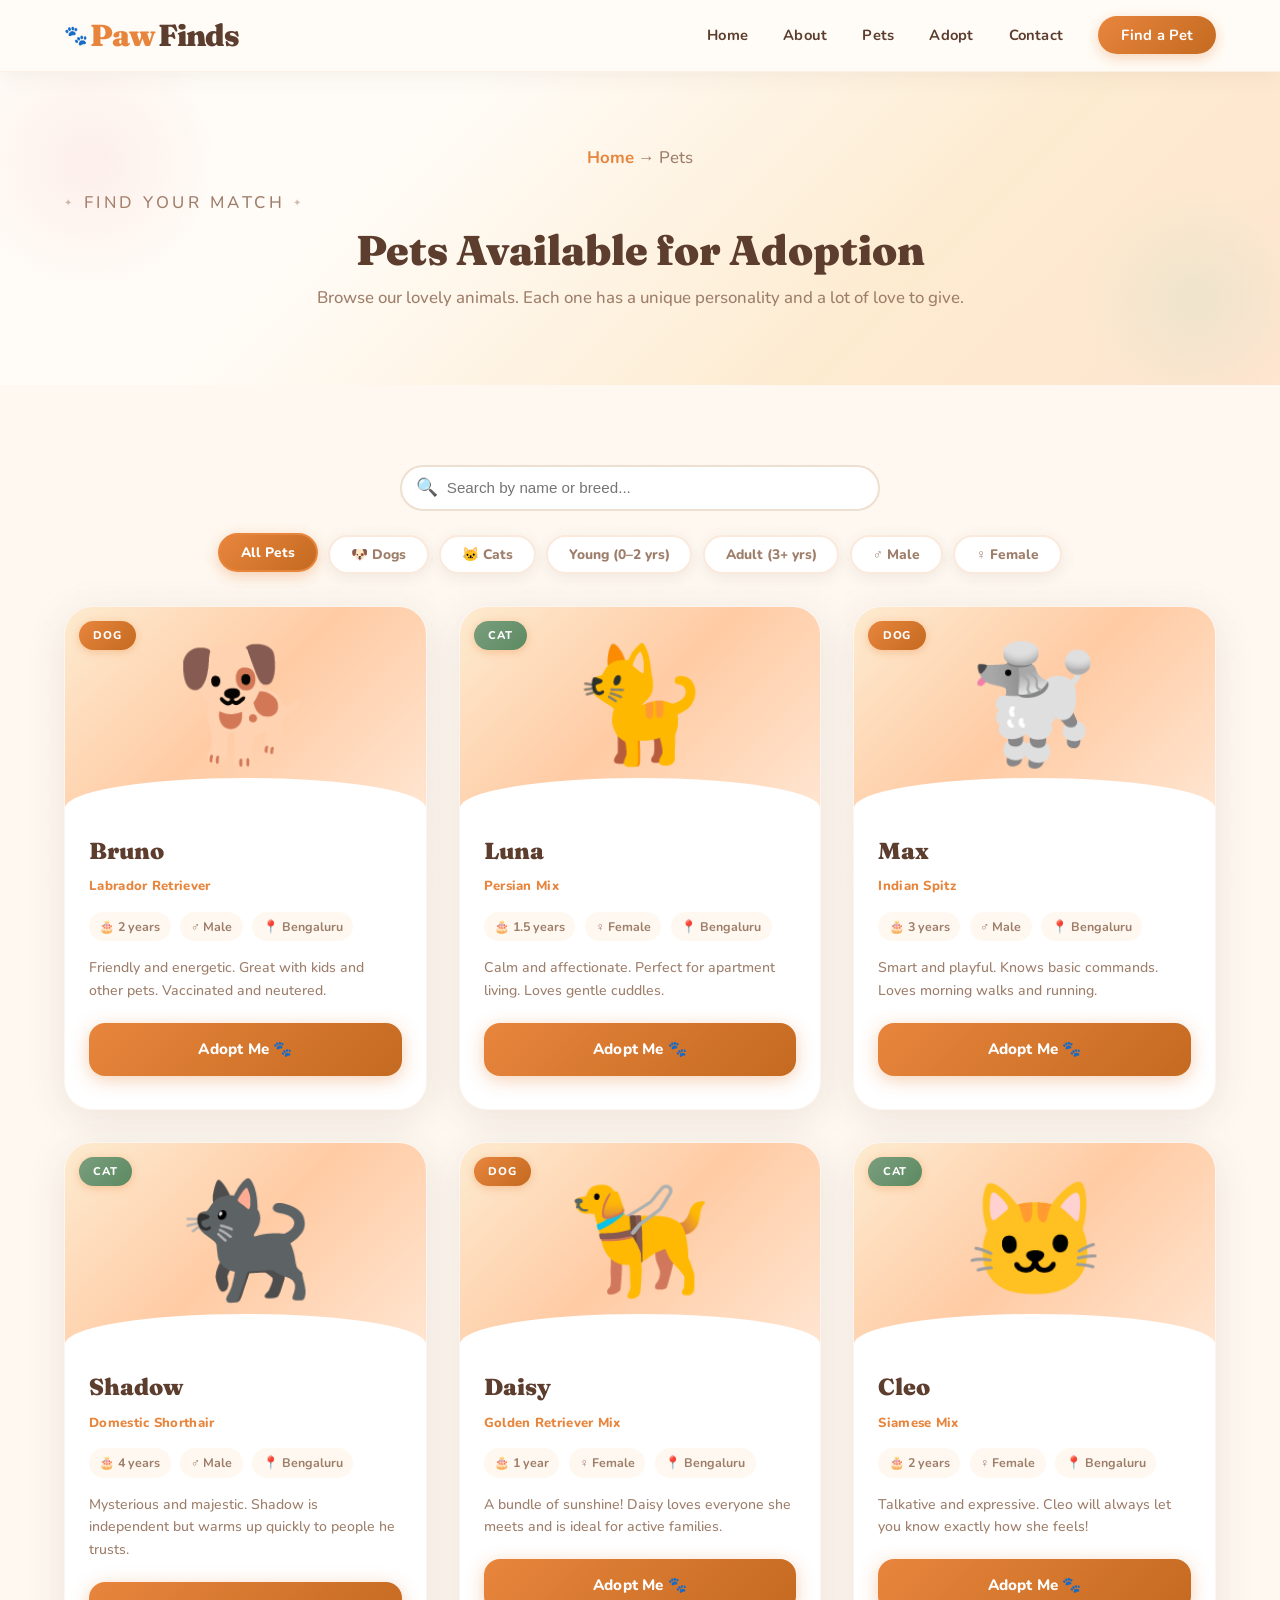
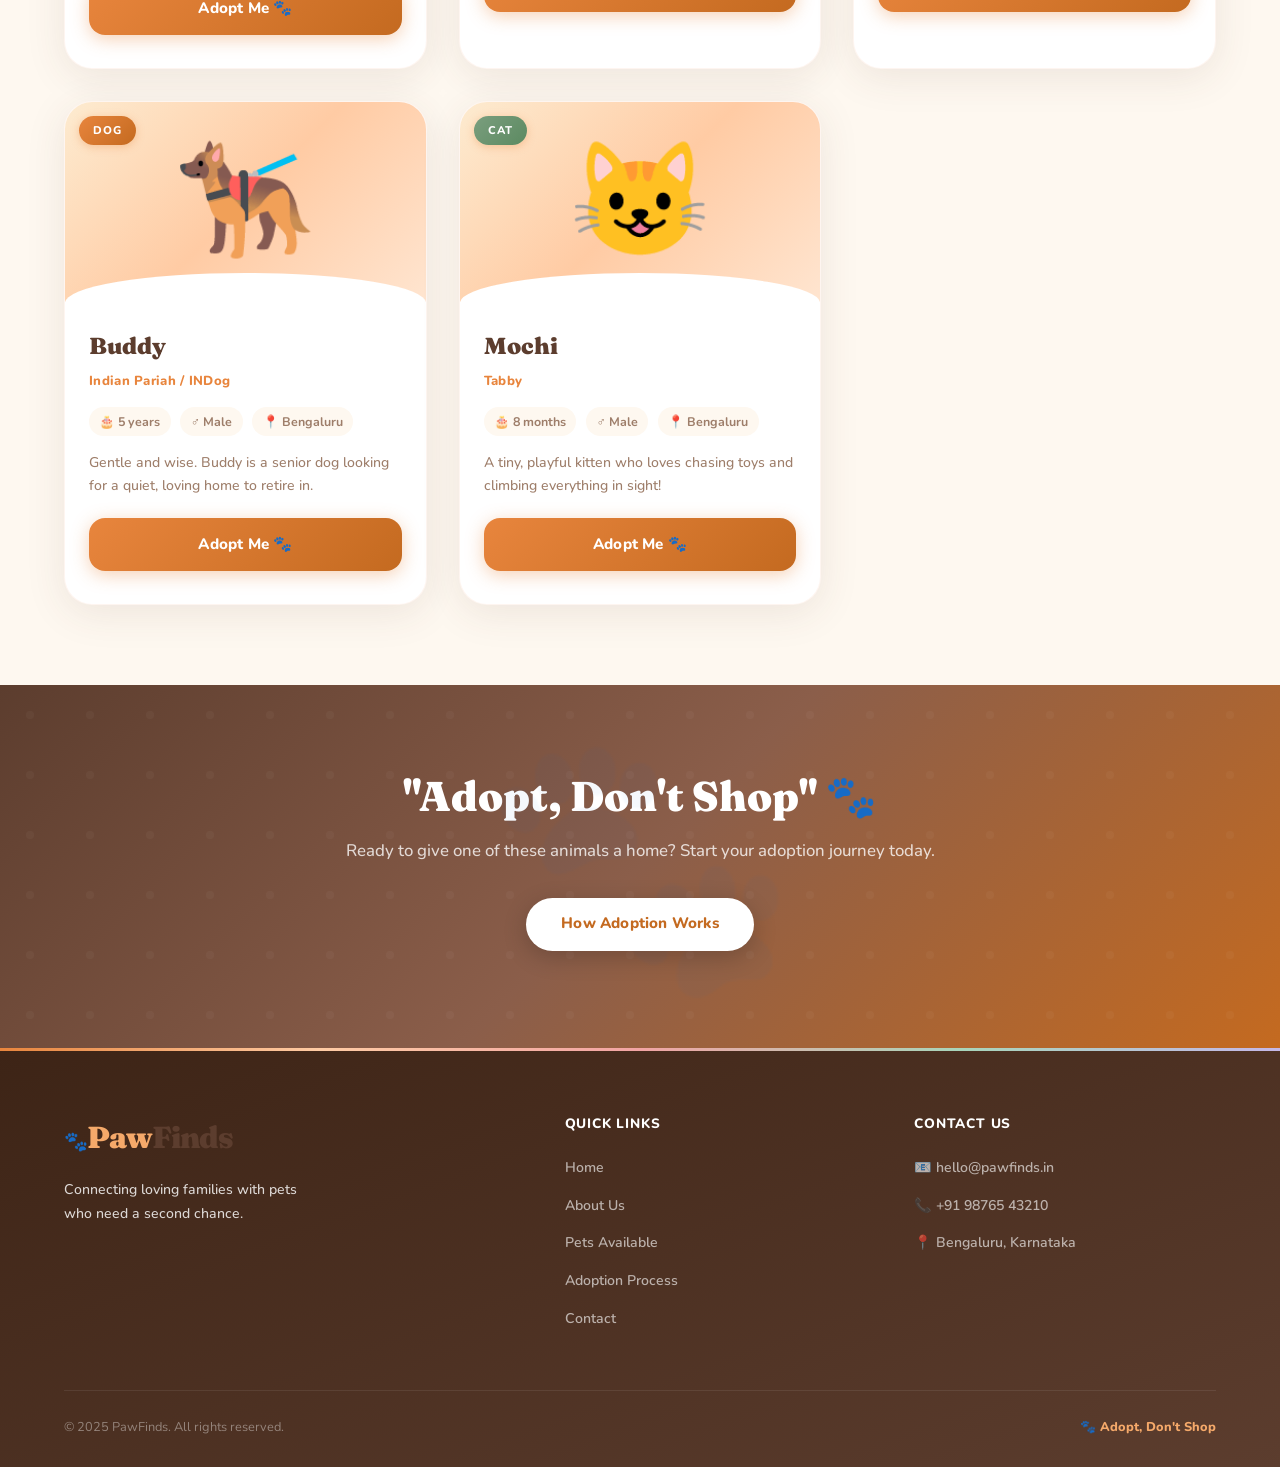
<file: pets.html>
<!DOCTYPE html>
<html lang="en">
<head>
  <meta charset="UTF-8" />
  <meta name="viewport" content="width=device-width, initial-scale=1.0" />
  <title>Pets Available – PawFinds</title>
  <link rel="stylesheet" href="style.css" />
</head>
<body>

  <nav>
    <a href="index.html" class="logo">Paw<span>Finds</span></a>
    <ul class="nav-links">
      <li><a href="index.html">Home</a></li>
      <li><a href="about.html">About</a></li>
      <li><a href="pets.html">Pets</a></li>
      <li><a href="process.html">Adopt</a></li>
      <li><a href="contact.html">Contact</a></li>
      <li><a href="pets.html" class="nav-cta">Find a Pet</a></li>
    </ul>
  </nav>

  <div class="page-hero">
    <p class="breadcrumb"><a href="index.html">Home</a> → Pets</p>
    <p class="section-label">Find Your Match</p>
    <h1 class="section-title">Pets Available for Adoption</h1>
    <p>Browse our lovely animals. Each one has a unique personality and a lot of love to give.</p>
  </div>

  <section>
    <!-- SEARCH BAR -->
    <div style="display:flex;justify-content:center;margin-bottom:1.5rem;">
      <div style="position:relative;width:100%;max-width:480px;">
        <span style="position:absolute;left:1rem;top:50%;transform:translateY(-50%);font-size:1.1rem;">🔍</span>
        <input type="text" id="searchBar" placeholder="Search by name or breed..." oninput="filterPets()"
          style="width:100%;padding:0.8rem 1rem 0.8rem 2.8rem;border:2px solid #EDE0D0;border-radius:50px;font-family:'DM Sans',sans-serif;font-size:0.95rem;outline:none;transition:border-color .3s;"
          onfocus="this.style.borderColor='var(--amber)'" onblur="this.style.borderColor='#EDE0D0'" />
      </div>
    </div>

    <!-- FILTERS -->
    <div class="filter-bar">
      <button class="filter-btn active" onclick="setFilter(this,'all')">All Pets</button>
      <button class="filter-btn" onclick="setFilter(this,'dog')">🐶 Dogs</button>
      <button class="filter-btn" onclick="setFilter(this,'cat')">🐱 Cats</button>
      <button class="filter-btn" onclick="setFilter(this,'young')">Young (0–2 yrs)</button>
      <button class="filter-btn" onclick="setFilter(this,'adult')">Adult (3+ yrs)</button>
      <button class="filter-btn" onclick="setFilter(this,'male')">♂ Male</button>
      <button class="filter-btn" onclick="setFilter(this,'female')">♀ Female</button>
    </div>

    <!-- PET CARDS -->
    <div class="pets-grid" id="petsGrid">

      <div class="pet-card" data-type="dog" data-age="young" data-gender="male">
        <div class="pet-card-img"><span class="pet-tag">Dog</span>🐕</div>
        <div class="pet-card-body">
          <div class="pet-name">Bruno</div>
          <div class="pet-breed">Labrador Retriever</div>
          <div class="pet-meta">
            <span class="pet-meta-item">🎂 2 years</span>
            <span class="pet-meta-item">♂ Male</span>
            <span class="pet-meta-item">📍 Bengaluru</span>
          </div>
          <p class="pet-desc">Friendly and energetic. Great with kids and other pets. Vaccinated and neutered.</p>
          <a href="contact.html" class="btn btn-primary adopt-btn">Adopt Me 🐾</a>
        </div>
      </div>

      <div class="pet-card" data-type="cat" data-age="young" data-gender="female">
        <div class="pet-card-img"><span class="pet-tag cat">Cat</span>🐈</div>
        <div class="pet-card-body">
          <div class="pet-name">Luna</div>
          <div class="pet-breed">Persian Mix</div>
          <div class="pet-meta">
            <span class="pet-meta-item">🎂 1.5 years</span>
            <span class="pet-meta-item">♀ Female</span>
            <span class="pet-meta-item">📍 Bengaluru</span>
          </div>
          <p class="pet-desc">Calm and affectionate. Perfect for apartment living. Loves gentle cuddles.</p>
          <a href="contact.html" class="btn btn-primary adopt-btn">Adopt Me 🐾</a>
        </div>
      </div>

      <div class="pet-card" data-type="dog" data-age="adult" data-gender="male">
        <div class="pet-card-img"><span class="pet-tag">Dog</span>🐩</div>
        <div class="pet-card-body">
          <div class="pet-name">Max</div>
          <div class="pet-breed">Indian Spitz</div>
          <div class="pet-meta">
            <span class="pet-meta-item">🎂 3 years</span>
            <span class="pet-meta-item">♂ Male</span>
            <span class="pet-meta-item">📍 Bengaluru</span>
          </div>
          <p class="pet-desc">Smart and playful. Knows basic commands. Loves morning walks and running.</p>
          <a href="contact.html" class="btn btn-primary adopt-btn">Adopt Me 🐾</a>
        </div>
      </div>

      <div class="pet-card" data-type="cat" data-age="adult" data-gender="male">
        <div class="pet-card-img"><span class="pet-tag cat">Cat</span>🐈‍⬛</div>
        <div class="pet-card-body">
          <div class="pet-name">Shadow</div>
          <div class="pet-breed">Domestic Shorthair</div>
          <div class="pet-meta">
            <span class="pet-meta-item">🎂 4 years</span>
            <span class="pet-meta-item">♂ Male</span>
            <span class="pet-meta-item">📍 Bengaluru</span>
          </div>
          <p class="pet-desc">Mysterious and majestic. Shadow is independent but warms up quickly to people he trusts.</p>
          <a href="contact.html" class="btn btn-primary adopt-btn">Adopt Me 🐾</a>
        </div>
      </div>

      <div class="pet-card" data-type="dog" data-age="young" data-gender="female">
        <div class="pet-card-img"><span class="pet-tag">Dog</span>🦮</div>
        <div class="pet-card-body">
          <div class="pet-name">Daisy</div>
          <div class="pet-breed">Golden Retriever Mix</div>
          <div class="pet-meta">
            <span class="pet-meta-item">🎂 1 year</span>
            <span class="pet-meta-item">♀ Female</span>
            <span class="pet-meta-item">📍 Bengaluru</span>
          </div>
          <p class="pet-desc">A bundle of sunshine! Daisy loves everyone she meets and is ideal for active families.</p>
          <a href="contact.html" class="btn btn-primary adopt-btn">Adopt Me 🐾</a>
        </div>
      </div>

      <div class="pet-card" data-type="cat" data-age="young" data-gender="female">
        <div class="pet-card-img"><span class="pet-tag cat">Cat</span>🐱</div>
        <div class="pet-card-body">
          <div class="pet-name">Cleo</div>
          <div class="pet-breed">Siamese Mix</div>
          <div class="pet-meta">
            <span class="pet-meta-item">🎂 2 years</span>
            <span class="pet-meta-item">♀ Female</span>
            <span class="pet-meta-item">📍 Bengaluru</span>
          </div>
          <p class="pet-desc">Talkative and expressive. Cleo will always let you know exactly how she feels!</p>
          <a href="contact.html" class="btn btn-primary adopt-btn">Adopt Me 🐾</a>
        </div>
      </div>

      <div class="pet-card" data-type="dog" data-age="adult" data-gender="male">
        <div class="pet-card-img"><span class="pet-tag">Dog</span>🐕‍🦺</div>
        <div class="pet-card-body">
          <div class="pet-name">Buddy</div>
          <div class="pet-breed">Indian Pariah / INDog</div>
          <div class="pet-meta">
            <span class="pet-meta-item">🎂 5 years</span>
            <span class="pet-meta-item">♂ Male</span>
            <span class="pet-meta-item">📍 Bengaluru</span>
          </div>
          <p class="pet-desc">Gentle and wise. Buddy is a senior dog looking for a quiet, loving home to retire in.</p>
          <a href="contact.html" class="btn btn-primary adopt-btn">Adopt Me 🐾</a>
        </div>
      </div>

      <div class="pet-card" data-type="cat" data-age="young" data-gender="male">
        <div class="pet-card-img"><span class="pet-tag cat">Cat</span>😺</div>
        <div class="pet-card-body">
          <div class="pet-name">Mochi</div>
          <div class="pet-breed">Tabby</div>
          <div class="pet-meta">
            <span class="pet-meta-item">🎂 8 months</span>
            <span class="pet-meta-item">♂ Male</span>
            <span class="pet-meta-item">📍 Bengaluru</span>
          </div>
          <p class="pet-desc">A tiny, playful kitten who loves chasing toys and climbing everything in sight!</p>
          <a href="contact.html" class="btn btn-primary adopt-btn">Adopt Me 🐾</a>
        </div>
      </div>
    </div>

    <p id="noResults" style="display:none;text-align:center;color:var(--text-muted);margin-top:2rem;font-size:1rem;">No pets found matching your search. Try a different filter!</p>
  </section>

  <section class="cta-banner">
    <h2 class="section-title">"Adopt, Don't Shop" 🐾</h2>
    <p>Ready to give one of these animals a home? Start your adoption journey today.</p>
    <a href="process.html" class="btn btn-primary">How Adoption Works</a>
  </section>

  <footer>
    <div class="footer-grid">
      <div class="footer-brand">
        <a href="index.html" class="logo">Paw<span>Finds</span></a>
        <p>Connecting loving families with pets who need a second chance.</p>
      </div>
      <div class="footer-col">
        <h4>Quick Links</h4>
        <ul>
          <li><a href="index.html">Home</a></li>
          <li><a href="about.html">About Us</a></li>
          <li><a href="pets.html">Pets Available</a></li>
          <li><a href="process.html">Adoption Process</a></li>
          <li><a href="contact.html">Contact</a></li>
        </ul>
      </div>
      <div class="footer-col">
        <h4>Contact Us</h4>
        <ul>
          <li><a href="#">📧 hello@pawfinds.in</a></li>
          <li><a href="#">📞 +91 98765 43210</a></li>
          <li><a href="#">📍 Bengaluru, Karnataka</a></li>
        </ul>
      </div>
    </div>
    <div class="footer-bottom">
      <span>© 2025 PawFinds. All rights reserved.</span>
      <span class="footer-tagline">🐾 Adopt, Don't Shop</span>
    </div>
  </footer>

  <script>
    let activeFilter = 'all';

    function setFilter(btn, filter) {
      document.querySelectorAll('.filter-btn').forEach(b => b.classList.remove('active'));
      btn.classList.add('active');
      activeFilter = filter;
      filterPets();
    }

    function filterPets() {
      const search = document.getElementById('searchBar').value.toLowerCase();
      const cards = document.querySelectorAll('.pet-card');
      let visible = 0;

      cards.forEach(card => {
        const type = card.dataset.type;
        const age = card.dataset.age;
        const gender = card.dataset.gender;
        const name = card.querySelector('.pet-name').textContent.toLowerCase();
        const breed = card.querySelector('.pet-breed').textContent.toLowerCase();

        let matchFilter = activeFilter === 'all' ||
          activeFilter === type ||
          activeFilter === age ||
          activeFilter === gender;

        let matchSearch = name.includes(search) || breed.includes(search);

        if (matchFilter && matchSearch) {
          card.style.display = '';
          visible++;
        } else {
          card.style.display = 'none';
        }
      });

      document.getElementById('noResults').style.display = visible === 0 ? 'block' : 'none';
    }
  </script>
</body>
</html>
</file>
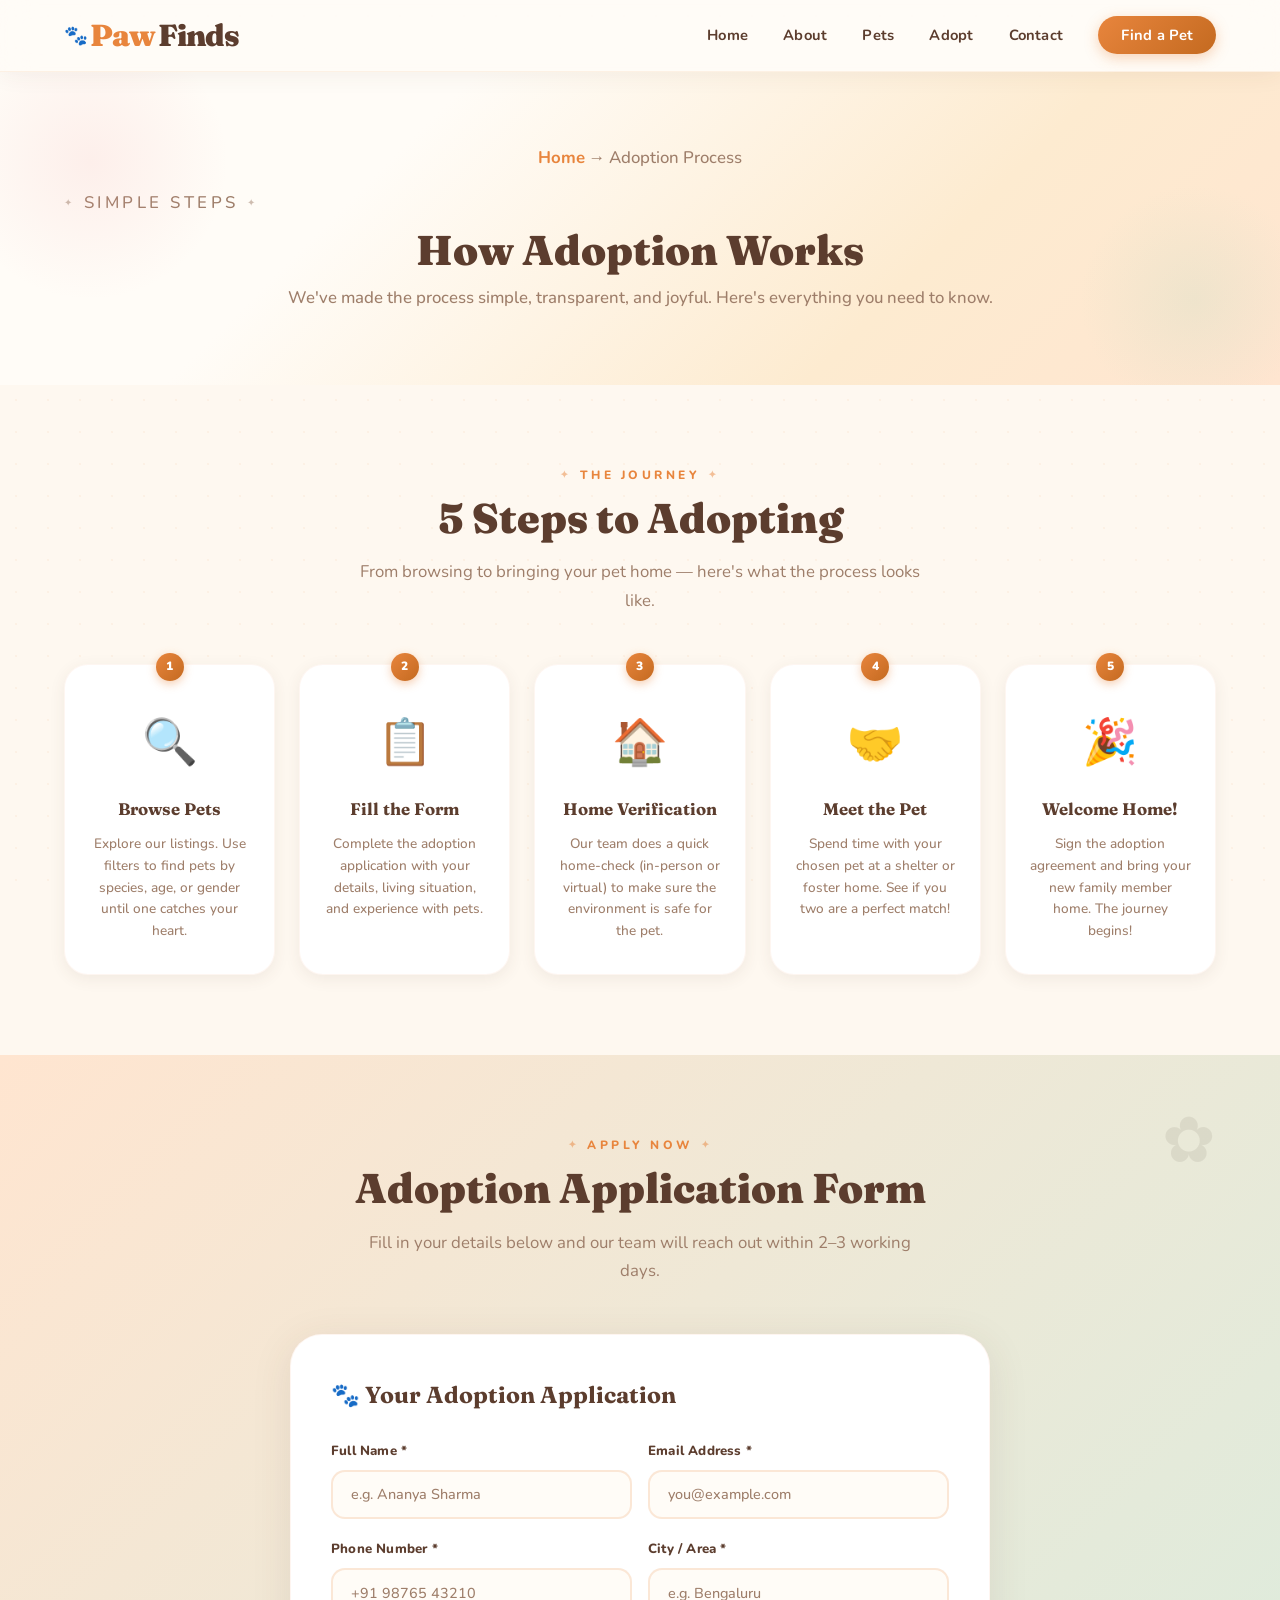
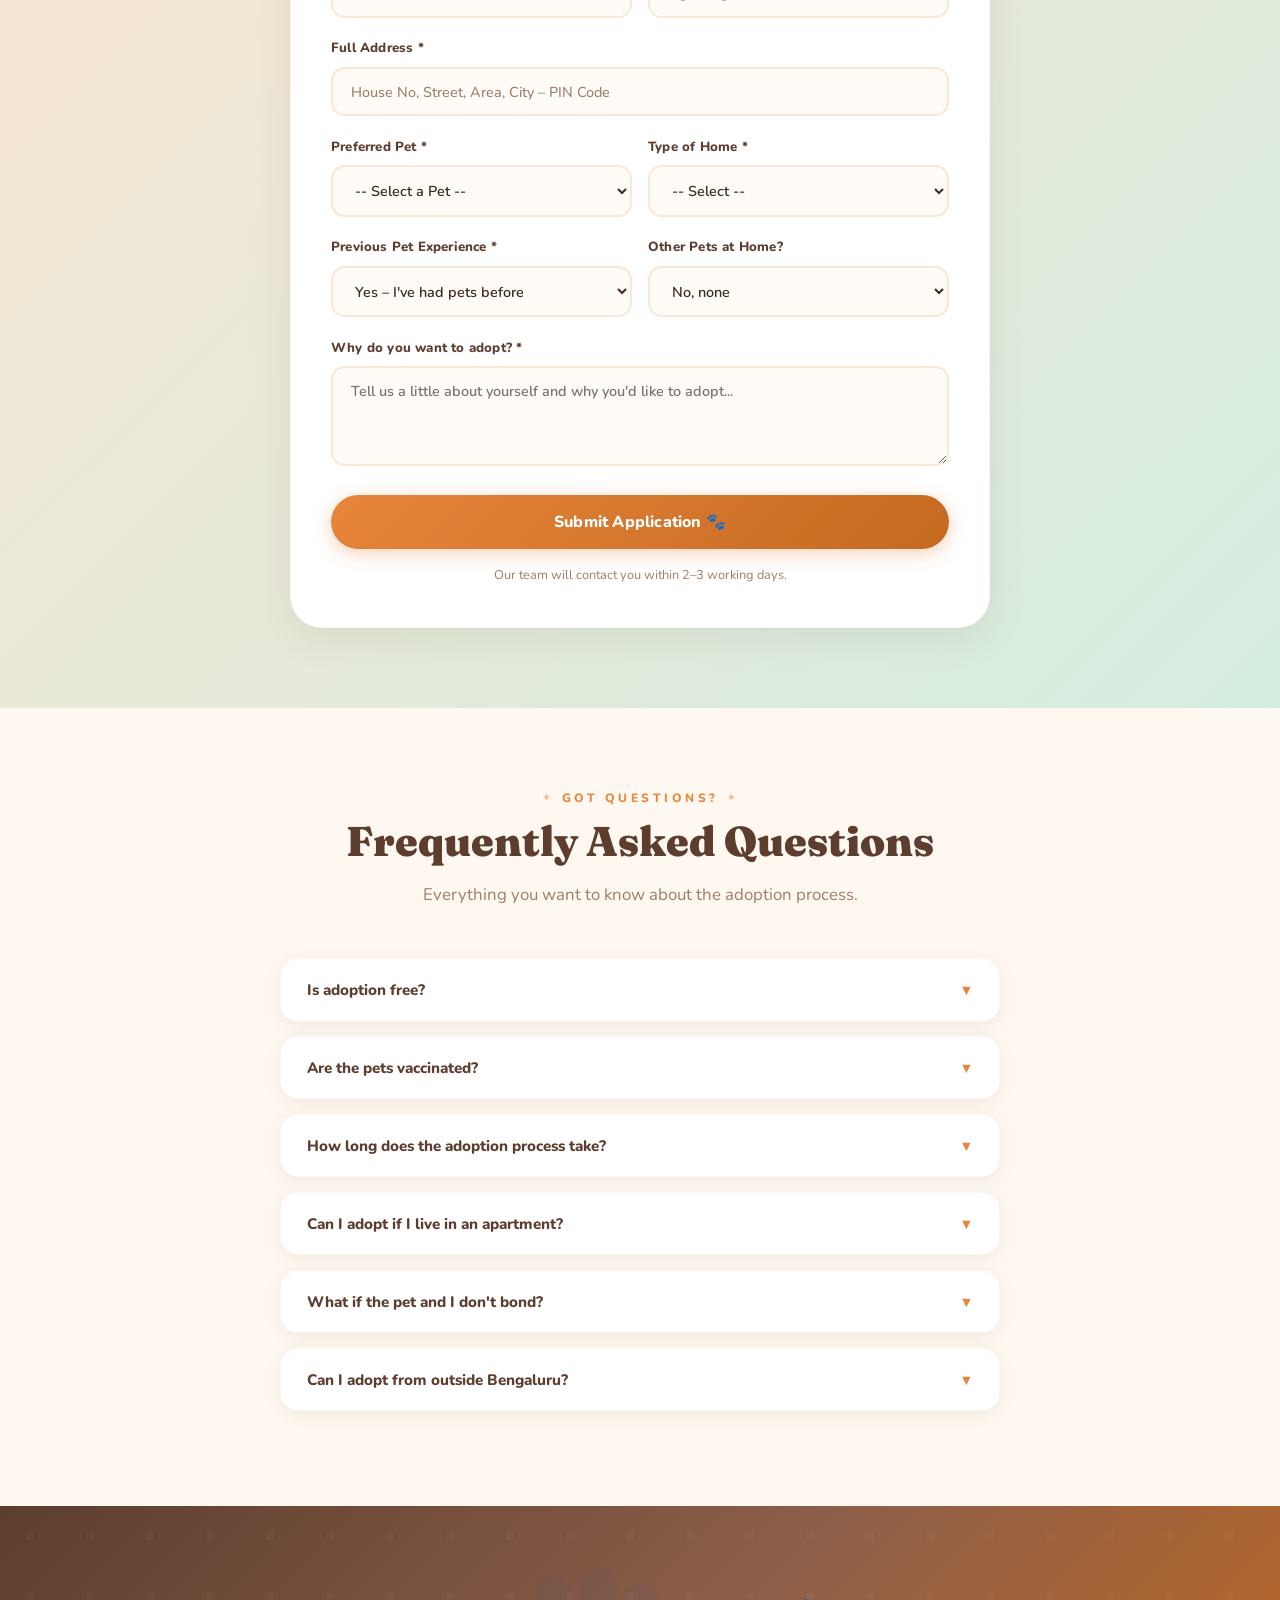
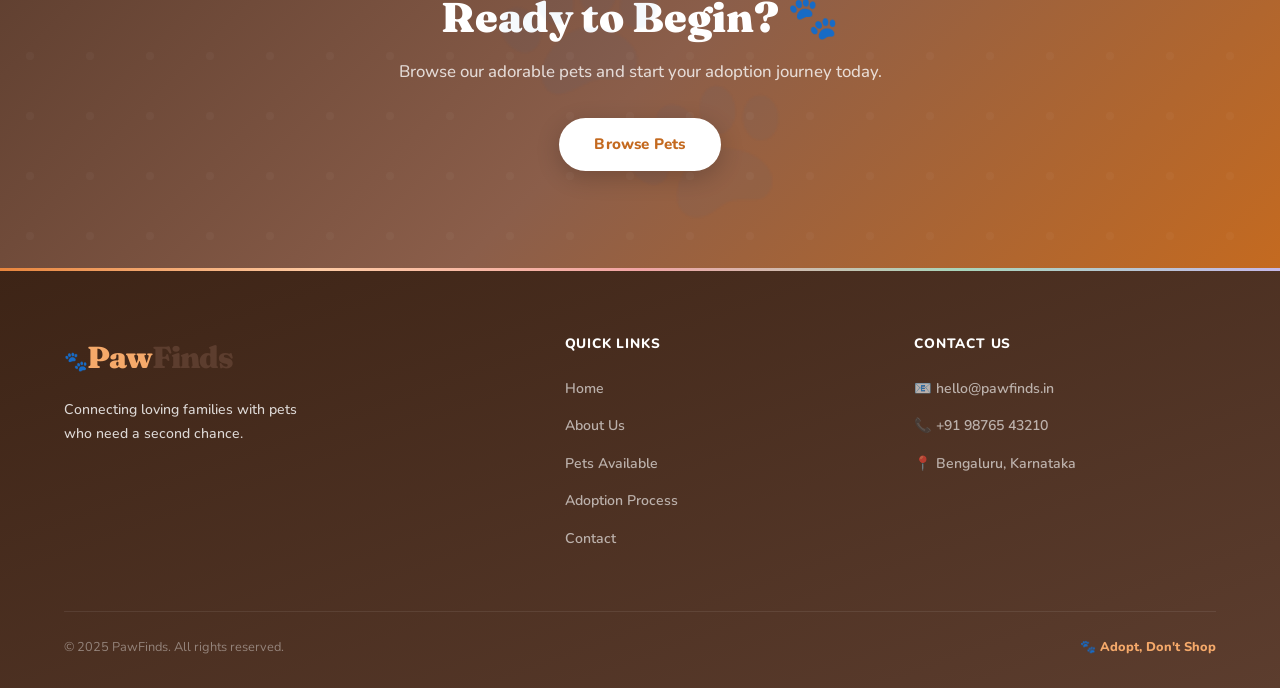
<file: process.html>
<!DOCTYPE html>
<html lang="en">
<head>
  <meta charset="UTF-8" />
  <meta name="viewport" content="width=device-width, initial-scale=1.0" />
  <title>Adoption Process – PawFinds</title>
  <link rel="stylesheet" href="style.css" />
</head>
<body>

  <nav>
    <a href="index.html" class="logo">Paw<span>Finds</span></a>
    <ul class="nav-links">
      <li><a href="index.html">Home</a></li>
      <li><a href="about.html">About</a></li>
      <li><a href="pets.html">Pets</a></li>
      <li><a href="process.html">Adopt</a></li>
      <li><a href="contact.html">Contact</a></li>
      <li><a href="pets.html" class="nav-cta">Find a Pet</a></li>
    </ul>
  </nav>

  <div class="page-hero">
    <p class="breadcrumb"><a href="index.html">Home</a> → Adoption Process</p>
    <p class="section-label">Simple Steps</p>
    <h1 class="section-title">How Adoption Works</h1>
    <p>We've made the process simple, transparent, and joyful. Here's everything you need to know.</p>
  </div>

  <!-- STEPS -->
  <section>
    <p class="section-label text-center">The Journey</p>
    <h2 class="section-title text-center">5 Steps to Adopting</h2>
    <p class="section-sub text-center">From browsing to bringing your pet home — here's what the process looks like.</p>

    <div class="steps-grid">
      <div class="step-card">
        <div class="step-num">1</div>
        <div class="step-icon">🔍</div>
        <div class="step-title">Browse Pets</div>
        <p class="step-desc">Explore our listings. Use filters to find pets by species, age, or gender until one catches your heart.</p>
      </div>
      <div class="step-card">
        <div class="step-num">2</div>
        <div class="step-icon">📋</div>
        <div class="step-title">Fill the Form</div>
        <p class="step-desc">Complete the adoption application with your details, living situation, and experience with pets.</p>
      </div>
      <div class="step-card">
        <div class="step-num">3</div>
        <div class="step-icon">🏠</div>
        <div class="step-title">Home Verification</div>
        <p class="step-desc">Our team does a quick home-check (in-person or virtual) to make sure the environment is safe for the pet.</p>
      </div>
      <div class="step-card">
        <div class="step-num">4</div>
        <div class="step-icon">🤝</div>
        <div class="step-title">Meet the Pet</div>
        <p class="step-desc">Spend time with your chosen pet at a shelter or foster home. See if you two are a perfect match!</p>
      </div>
      <div class="step-card">
        <div class="step-num">5</div>
        <div class="step-icon">🎉</div>
        <div class="step-title">Welcome Home!</div>
        <p class="step-desc">Sign the adoption agreement and bring your new family member home. The journey begins!</p>
      </div>
    </div>
  </section>

  <!-- ADOPTION FORM -->
  <section class="process-section">
    <p class="section-label text-center">Apply Now</p>
    <h2 class="section-title text-center">Adoption Application Form</h2>
    <p class="section-sub text-center">Fill in your details below and our team will reach out within 2–3 working days.</p>

    <div style="max-width:700px;margin:0 auto;">
      <div class="form-card">
        <div class="form-title">🐾 Your Adoption Application</div>

        <div class="form-row">
          <div class="form-group">
            <label>Full Name *</label>
            <input type="text" placeholder="e.g. Ananya Sharma" />
          </div>
          <div class="form-group">
            <label>Email Address *</label>
            <input type="email" placeholder="you@example.com" />
          </div>
        </div>

        <div class="form-row">
          <div class="form-group">
            <label>Phone Number *</label>
            <input type="tel" placeholder="+91 98765 43210" />
          </div>
          <div class="form-group">
            <label>City / Area *</label>
            <input type="text" placeholder="e.g. Bengaluru" />
          </div>
        </div>

        <div class="form-group">
          <label>Full Address *</label>
          <input type="text" placeholder="House No, Street, Area, City – PIN Code" />
        </div>

        <div class="form-row">
          <div class="form-group">
            <label>Preferred Pet *</label>
            <select>
              <option value="">-- Select a Pet --</option>
              <option>Bruno (Labrador, Male, 2 yrs)</option>
              <option>Luna (Persian Mix, Female, 1.5 yrs)</option>
              <option>Max (Indian Spitz, Male, 3 yrs)</option>
              <option>Shadow (Shorthair, Male, 4 yrs)</option>
              <option>Daisy (Golden Mix, Female, 1 yr)</option>
              <option>Cleo (Siamese Mix, Female, 2 yrs)</option>
              <option>Buddy (INDog, Male, 5 yrs)</option>
              <option>Mochi (Tabby, Male, 8 months)</option>
            </select>
          </div>
          <div class="form-group">
            <label>Type of Home *</label>
            <select>
              <option value="">-- Select --</option>
              <option>Apartment (with balcony)</option>
              <option>Apartment (no balcony)</option>
              <option>Independent House</option>
              <option>Villa / Bungalow</option>
            </select>
          </div>
        </div>

        <div class="form-row">
          <div class="form-group">
            <label>Previous Pet Experience *</label>
            <select>
              <option>Yes – I've had pets before</option>
              <option>No – First time pet owner</option>
            </select>
          </div>
          <div class="form-group">
            <label>Other Pets at Home?</label>
            <select>
              <option>No, none</option>
              <option>Yes – Dogs</option>
              <option>Yes – Cats</option>
              <option>Yes – Both</option>
            </select>
          </div>
        </div>

        <div class="form-group">
          <label>Why do you want to adopt? *</label>
          <textarea placeholder="Tell us a little about yourself and why you'd like to adopt..."></textarea>
        </div>

        <button class="btn btn-primary" style="width:100%;font-size:1rem;padding:1rem;">
          Submit Application 🐾
        </button>
        <p style="text-align:center;font-size:0.8rem;color:var(--text-muted);margin-top:1rem;">
          Our team will contact you within 2–3 working days.
        </p>
      </div>
    </div>
  </section>

  <!-- FAQ -->
  <section class="faq-section">
    <p class="section-label text-center">Got Questions?</p>
    <h2 class="section-title text-center">Frequently Asked Questions</h2>
    <p class="section-sub text-center">Everything you want to know about the adoption process.</p>

    <div class="faq-list">
      <div class="faq-item">
        <button class="faq-question">Is adoption free? <span class="faq-arrow">▼</span></button>
        <div class="faq-answer">Yes! Adoption from PawFinds is completely free. Some partner shelters may charge a nominal fee (₹200–₹500) to cover veterinary costs, but we'll always let you know upfront.</div>
      </div>
      <div class="faq-item">
        <button class="faq-question">Are the pets vaccinated? <span class="faq-arrow">▼</span></button>
        <div class="faq-answer">Most pets in our network are vaccinated, dewormed, and spayed/neutered before adoption. Their health records are shared with you at the time of adoption.</div>
      </div>
      <div class="faq-item">
        <button class="faq-question">How long does the adoption process take? <span class="faq-arrow">▼</span></button>
        <div class="faq-answer">Typically 5–10 days from application to bringing your pet home. This includes the home verification and meet-and-greet. Urgent cases can sometimes be processed faster.</div>
      </div>
      <div class="faq-item">
        <button class="faq-question">Can I adopt if I live in an apartment? <span class="faq-arrow">▼</span></button>
        <div class="faq-answer">Absolutely! Many of our pets are well-suited to apartment living, especially cats and smaller breeds of dogs. We'll help match you with the right pet for your home.</div>
      </div>
      <div class="faq-item">
        <button class="faq-question">What if the pet and I don't bond? <span class="faq-arrow">▼</span></button>
        <div class="faq-answer">That's okay! We offer a 2-week trial period. If things don't work out, you can return the pet and we'll help find you a better match — no questions asked.</div>
      </div>
      <div class="faq-item">
        <button class="faq-question">Can I adopt from outside Bengaluru? <span class="faq-arrow">▼</span></button>
        <div class="faq-answer">Currently our operations are based in Bengaluru. However, we do assist with inter-city adoptions for serious applicants. Contact us to discuss further.</div>
      </div>
    </div>
  </section>

  <section class="cta-banner">
    <h2 class="section-title">Ready to Begin? 🐾</h2>
    <p>Browse our adorable pets and start your adoption journey today.</p>
    <a href="pets.html" class="btn btn-primary">Browse Pets</a>
  </section>

  <footer>
    <div class="footer-grid">
      <div class="footer-brand">
        <a href="index.html" class="logo">Paw<span>Finds</span></a>
        <p>Connecting loving families with pets who need a second chance.</p>
      </div>
      <div class="footer-col">
        <h4>Quick Links</h4>
        <ul>
          <li><a href="index.html">Home</a></li>
          <li><a href="about.html">About Us</a></li>
          <li><a href="pets.html">Pets Available</a></li>
          <li><a href="process.html">Adoption Process</a></li>
          <li><a href="contact.html">Contact</a></li>
        </ul>
      </div>
      <div class="footer-col">
        <h4>Contact Us</h4>
        <ul>
          <li><a href="#">📧 hello@pawfinds.in</a></li>
          <li><a href="#">📞 +91 98765 43210</a></li>
          <li><a href="#">📍 Bengaluru, Karnataka</a></li>
        </ul>
      </div>
    </div>
    <div class="footer-bottom">
      <span>© 2025 PawFinds. All rights reserved.</span>
      <span class="footer-tagline">🐾 Adopt, Don't Shop</span>
    </div>
  </footer>

  <script>
    document.querySelectorAll('.faq-question').forEach(btn => {
      btn.addEventListener('click', () => {
        btn.parentElement.classList.toggle('open');
      });
    });
  </script>
</body>
</html>
</file>
<file: style.css>
@import url('https://fonts.googleapis.com/css2?family=Fraunces:ital,wght@0,300;0,600;0,900;1,400;1,700&family=Nunito:wght@400;500;600;700;800&display=swap');

:root {
  --cream: #FEF8F0;
  --warm-white: #FFFCF7;
  --peach: #FFCBA4;
  --peach-light: #FFE5D0;
  --amber: #E8853D;
  --amber-light: #F5A96A;
  --amber-dark: #C46A20;
  --rose: #F2A4A4;
  --rose-light: #FDD5D5;
  --mint: #A8D5BA;
  --mint-light: #D4EDE0;
  --lavender: #C5B8E8;
  --lavender-light: #EAE5F8;
  --brown: #5C3D2E;
  --brown-light: #8B5E4A;
  --sage: #7A9E7E;
  --sage-light: #A8C5AC;
  --charcoal: #3D2B1F;
  --text-muted: #9E7E6A;
  --card-bg: #FFFFFF;
  --shadow: 0 8px 40px rgba(92, 61, 46, 0.10);
  --shadow-hover: 0 20px 60px rgba(92, 61, 46, 0.18);
  --shadow-sm: 0 4px 16px rgba(92, 61, 46, 0.08);
}

* { margin: 0; padding: 0; box-sizing: border-box; }
html { scroll-behavior: smooth; }

body {
  font-family: 'Nunito', sans-serif;
  background-color: var(--cream);
  color: var(--charcoal);
  line-height: 1.7;
  overflow-x: hidden;
}

/* ===== DECORATIVE DOTS BG ===== */
body::before {
  content: '';
  position: fixed;
  inset: 0;
  background-image: radial-gradient(circle, rgba(232,133,61,0.06) 1px, transparent 1px);
  background-size: 32px 32px;
  pointer-events: none;
  z-index: 0;
}

/* ===== NAVBAR ===== */
nav {
  background: rgba(255, 252, 247, 0.88);
  backdrop-filter: blur(16px);
  -webkit-backdrop-filter: blur(16px);
  padding: 0 5%;
  display: flex;
  justify-content: space-between;
  align-items: center;
  position: sticky;
  top: 0;
  z-index: 100;
  box-shadow: 0 2px 24px rgba(92, 61, 46, 0.07);
  height: 72px;
  border-bottom: 1.5px solid rgba(232,133,61,0.10);
}

.logo {
  font-family: 'Fraunces', serif;
  font-size: 1.9rem;
  font-weight: 900;
  color: var(--amber);
  text-decoration: none;
  letter-spacing: -1px;
  display: flex;
  align-items: center;
  gap: 0.2rem;
}

.logo::before {
  content: '🐾';
  font-size: 1.2rem;
}

.logo span { color: var(--brown); }

.nav-links {
  display: flex;
  list-style: none;
  gap: 2.2rem;
  align-items: center;
}

.nav-links a {
  text-decoration: none;
  color: var(--brown);
  font-weight: 700;
  font-size: 0.92rem;
  transition: color 0.3s;
  position: relative;
  letter-spacing: 0.2px;
}

.nav-links a::after {
  content: '';
  position: absolute;
  bottom: -4px;
  left: 50%;
  transform: translateX(-50%);
  width: 0;
  height: 2.5px;
  background: var(--amber);
  border-radius: 99px;
  transition: width 0.3s;
}

.nav-links a:hover { color: var(--amber); }
.nav-links a:hover::after { width: 100%; }

.nav-cta {
  background: linear-gradient(135deg, var(--amber), var(--amber-dark)) !important;
  color: white !important;
  padding: 0.55rem 1.4rem;
  border-radius: 50px;
  box-shadow: 0 4px 14px rgba(232,133,61,0.35) !important;
  transition: all 0.3s !important;
}
.nav-cta:hover {
  transform: translateY(-2px);
  box-shadow: 0 8px 20px rgba(232,133,61,0.45) !important;
}
.nav-cta::after { display: none !important; }

/* ===== BUTTONS ===== */
.btn {
  display: inline-block;
  padding: 0.85rem 2.2rem;
  border-radius: 50px;
  font-family: 'Nunito', sans-serif;
  font-weight: 800;
  font-size: 0.95rem;
  text-decoration: none;
  cursor: pointer;
  border: none;
  transition: all 0.3s ease;
  letter-spacing: 0.2px;
  position: relative;
  overflow: hidden;
}

.btn::after {
  content: '';
  position: absolute;
  inset: 0;
  background: rgba(255,255,255,0.15);
  opacity: 0;
  transition: opacity 0.3s;
}

.btn:hover::after { opacity: 1; }

.btn-primary {
  background: linear-gradient(135deg, var(--amber) 0%, var(--amber-dark) 100%);
  color: white;
  box-shadow: 0 4px 18px rgba(232, 133, 61, 0.38);
}
.btn-primary:hover {
  transform: translateY(-3px);
  box-shadow: 0 10px 28px rgba(232, 133, 61, 0.5);
}

.btn-outline {
  background: transparent;
  color: var(--amber);
  border: 2.5px solid var(--amber);
}
.btn-outline:hover {
  background: var(--amber);
  color: white;
  transform: translateY(-3px);
}

.btn-brown {
  background: linear-gradient(135deg, var(--brown), var(--brown-light));
  color: white;
}
.btn-brown:hover {
  transform: translateY(-2px);
  box-shadow: 0 8px 20px rgba(92,61,46,0.3);
}

/* ===== SECTION HEADERS ===== */
.section-label {
  font-size: 0.75rem;
  font-weight: 800;
  letter-spacing: 3.5px;
  text-transform: uppercase;
  color: var(--amber);
  margin-bottom: 0.6rem;
  display: flex;
  align-items: center;
  gap: 0.5rem;
}

.section-label.text-center { justify-content: center; }

.section-label::before,
.section-label::after {
  content: '✦';
  font-size: 0.6rem;
  opacity: 0.5;
}

.section-title {
  font-family: 'Fraunces', serif;
  font-size: 2.6rem;
  font-weight: 900;
  color: var(--brown);
  line-height: 1.15;
  margin-bottom: 1rem;
}

.section-sub {
  color: var(--text-muted);
  font-size: 1.05rem;
  max-width: 560px;
  margin: 0 auto 3rem;
}

section {
  padding: 5rem 5%;
  position: relative;
  z-index: 1;
}

.text-center { text-align: center; }

/* ===== HERO ===== */
.hero {
  min-height: 92vh;
  display: flex;
  align-items: center;
  background: linear-gradient(150deg, var(--warm-white) 40%, #FDEBD0 75%, #FFE5D0 100%);
  padding: 4rem 5%;
  gap: 4rem;
  overflow: hidden;
  position: relative;
  z-index: 1;
}

/* Bubbly blobs */
.hero::before {
  content: '';
  position: absolute;
  top: -120px;
  right: -80px;
  width: 540px;
  height: 540px;
  background: radial-gradient(circle, rgba(242,164,164,0.18) 0%, transparent 65%);
  border-radius: 50%;
  pointer-events: none;
}

.hero::after {
  content: '';
  position: absolute;
  bottom: -60px;
  left: -60px;
  width: 320px;
  height: 320px;
  background: radial-gradient(circle, rgba(168,213,186,0.2) 0%, transparent 65%);
  border-radius: 50%;
  pointer-events: none;
}

.hero-text {
  flex: 1;
  animation: fadeUp 0.8s ease both;
}

.hero-badge {
  display: inline-flex;
  align-items: center;
  gap: 0.5rem;
  background: rgba(122, 158, 126, 0.15);
  color: var(--sage);
  padding: 0.45rem 1.1rem;
  border-radius: 50px;
  font-size: 0.85rem;
  font-weight: 800;
  margin-bottom: 1.5rem;
  border: 1.5px solid rgba(122, 158, 126, 0.28);
}

.hero h1 {
  font-family: 'Fraunces', serif;
  font-size: clamp(2.8rem, 5vw, 4.4rem);
  font-weight: 900;
  color: var(--brown);
  line-height: 1.1;
  margin-bottom: 1.2rem;
}

.hero h1 em {
  color: var(--amber);
  font-style: italic;
  position: relative;
}

.hero h1 em::after {
  content: '';
  position: absolute;
  bottom: 4px;
  left: 0;
  width: 100%;
  height: 6px;
  background: rgba(232,133,61,0.2);
  border-radius: 99px;
}

.hero p {
  color: var(--text-muted);
  font-size: 1.1rem;
  max-width: 480px;
  margin-bottom: 2rem;
  font-weight: 500;
}

.hero-buttons { display: flex; gap: 1rem; flex-wrap: wrap; }

.hero-stats { display: flex; gap: 2.5rem; margin-top: 2.8rem; }

.stat { text-align: center; }

.stat-num {
  font-family: 'Fraunces', serif;
  font-size: 1.9rem;
  font-weight: 900;
  color: var(--amber);
  line-height: 1;
}

.stat-label {
  font-size: 0.78rem;
  color: var(--text-muted);
  font-weight: 700;
  letter-spacing: 0.3px;
  margin-top: 0.2rem;
}

.hero-image {
  flex: 1;
  display: flex;
  justify-content: center;
  align-items: center;
  animation: fadeUp 0.8s 0.2s ease both;
}

.hero-img-wrap {
  position: relative;
  width: 420px;
  height: 420px;
}

.hero-circle {
  width: 380px;
  height: 380px;
  background: linear-gradient(135deg, #FFE5D0, #FFCBA4, #FDEBD0);
  border-radius: 60% 40% 55% 45% / 45% 55% 45% 55%;
  display: flex;
  align-items: center;
  justify-content: center;
  font-size: 11rem;
  animation: float 5s ease-in-out infinite;
  box-shadow: 0 20px 60px rgba(232,133,61,0.2), 0 0 0 20px rgba(255,203,164,0.15);
}

.hero-float-badge {
  position: absolute;
  background: white;
  border-radius: 20px;
  padding: 0.8rem 1.2rem;
  box-shadow: var(--shadow);
  font-size: 0.84rem;
  font-weight: 800;
  color: var(--brown);
  border: 1.5px solid rgba(232,133,61,0.12);
  display: flex;
  align-items: center;
  gap: 0.4rem;
  animation: float 5s 1s ease-in-out infinite;
}

.badge-1 { top: 20px; right: -10px; }
.badge-2 { bottom: 40px; left: -20px; animation-delay: 2s; }

@keyframes float {
  0%, 100% { transform: translateY(0px) rotate(-1deg); }
  50% { transform: translateY(-14px) rotate(1deg); }
}

@keyframes fadeUp {
  from { opacity: 0; transform: translateY(30px); }
  to { opacity: 1; transform: translateY(0); }
}

/* ===== PET CARDS ===== */
.pets-grid {
  display: grid;
  grid-template-columns: repeat(auto-fill, minmax(270px, 1fr));
  gap: 2rem;
  margin-top: 1rem;
}

.pet-card {
  background: var(--card-bg);
  border-radius: 28px;
  overflow: hidden;
  box-shadow: var(--shadow);
  transition: all 0.4s cubic-bezier(0.23, 1, 0.32, 1);
  position: relative;
  border: 1.5px solid rgba(232,133,61,0.08);
}

.pet-card:hover {
  transform: translateY(-10px) scale(1.01);
  box-shadow: var(--shadow-hover);
  border-color: rgba(232,133,61,0.15);
}

.pet-card-img {
  height: 200px;
  background: linear-gradient(135deg, #FDEBD0, #FFCBA4, #FFE5D0);
  display: flex;
  align-items: center;
  justify-content: center;
  font-size: 7rem;
  position: relative;
  overflow: hidden;
}

.pet-card-img::after {
  content: '';
  position: absolute;
  bottom: -1px;
  left: 0;
  right: 0;
  height: 30px;
  background: white;
  border-radius: 50% 50% 0 0 / 100% 100% 0 0;
}

.pet-tag {
  position: absolute;
  top: 14px;
  left: 14px;
  background: linear-gradient(135deg, var(--amber), var(--amber-dark));
  color: white;
  font-size: 0.70rem;
  font-weight: 800;
  padding: 0.3rem 0.9rem;
  border-radius: 50px;
  letter-spacing: 0.8px;
  text-transform: uppercase;
  z-index: 1;
  box-shadow: 0 2px 8px rgba(232,133,61,0.35);
}

.pet-tag.cat {
  background: linear-gradient(135deg, var(--sage), #5C8A61);
}

.pet-card-body { padding: 1.5rem; }

.pet-name {
  font-family: 'Fraunces', serif;
  font-size: 1.45rem;
  font-weight: 900;
  color: var(--brown);
  margin-bottom: 0.3rem;
}

.pet-breed {
  color: var(--amber);
  font-size: 0.82rem;
  font-weight: 800;
  margin-bottom: 0.9rem;
  letter-spacing: 0.3px;
}

.pet-meta {
  display: flex;
  gap: 0.6rem;
  margin-bottom: 1rem;
  flex-wrap: wrap;
}

.pet-meta-item {
  display: flex;
  align-items: center;
  gap: 0.25rem;
  font-size: 0.78rem;
  color: var(--text-muted);
  font-weight: 700;
  background: var(--cream);
  padding: 0.25rem 0.65rem;
  border-radius: 50px;
}

.pet-desc {
  font-size: 0.88rem;
  color: var(--text-muted);
  margin-bottom: 1.3rem;
  line-height: 1.6;
  font-weight: 500;
}

.adopt-btn {
  width: 100%;
  text-align: center;
  border-radius: 16px !important;
}

/* ===== STEP CARDS ===== */
.steps-grid {
  display: grid;
  grid-template-columns: repeat(auto-fit, minmax(180px, 1fr));
  gap: 1.5rem;
  margin-top: 2rem;
  position: relative;
}

.step-card {
  background: white;
  border-radius: 24px;
  padding: 2rem 1.5rem;
  text-align: center;
  box-shadow: var(--shadow-sm);
  transition: all 0.35s ease;
  position: relative;
  border: 1.5px solid rgba(232,133,61,0.07);
}

.step-card:hover {
  transform: translateY(-6px);
  box-shadow: var(--shadow);
  border-color: rgba(232,133,61,0.18);
}

.step-num {
  position: absolute;
  top: -12px;
  left: 50%;
  transform: translateX(-50%);
  width: 28px;
  height: 28px;
  background: linear-gradient(135deg, var(--amber), var(--amber-dark));
  color: white;
  border-radius: 50%;
  font-size: 0.75rem;
  font-weight: 900;
  display: flex;
  align-items: center;
  justify-content: center;
  box-shadow: 0 3px 10px rgba(232,133,61,0.4);
}

.step-icon {
  font-size: 2.8rem;
  margin-bottom: 0.9rem;
  margin-top: 0.5rem;
}

.step-title {
  font-family: 'Fraunces', serif;
  font-size: 1.05rem;
  font-weight: 700;
  color: var(--brown);
  margin-bottom: 0.6rem;
}

.step-desc {
  font-size: 0.85rem;
  color: var(--text-muted);
  font-weight: 500;
  line-height: 1.6;
}

/* ===== ABOUT ===== */
.about-grid {
  display: grid;
  grid-template-columns: 1fr 1fr;
  gap: 5rem;
  align-items: center;
}

.about-img-wrap { position: relative; }

.about-main-img {
  width: 100%;
  height: 420px;
  background: linear-gradient(135deg, #FDEBD0, #FFCBA4);
  border-radius: 40px;
  display: flex;
  align-items: center;
  justify-content: center;
  font-size: 10rem;
  box-shadow: var(--shadow);
  position: relative;
  overflow: hidden;
}

.about-main-img::before {
  content: '';
  position: absolute;
  bottom: -40px;
  right: -40px;
  width: 200px;
  height: 200px;
  background: rgba(255,255,255,0.3);
  border-radius: 50%;
}

.about-float {
  position: absolute;
  bottom: -18px;
  right: 30px;
  background: white;
  border-radius: 20px;
  padding: 1rem 1.4rem;
  box-shadow: var(--shadow);
  text-align: center;
  border: 1.5px solid rgba(232,133,61,0.12);
}

.about-float-num {
  font-family: 'Fraunces', serif;
  font-size: 1.8rem;
  font-weight: 900;
  color: var(--amber);
  display: block;
}

.about-float-text {
  font-size: 0.75rem;
  font-weight: 800;
  color: var(--text-muted);
  letter-spacing: 0.5px;
}

.about-text { }

.about-values {
  display: grid;
  grid-template-columns: 1fr 1fr;
  gap: 1rem;
  margin-top: 2rem;
}

.value-card {
  background: white;
  border-radius: 20px;
  padding: 1.2rem 1.4rem;
  box-shadow: var(--shadow-sm);
  transition: transform 0.3s;
  border: 1.5px solid rgba(232,133,61,0.07);
}

.value-card:hover { transform: translateY(-4px); }

.value-icon { font-size: 1.6rem; margin-bottom: 0.5rem; }

.value-title {
  font-weight: 800;
  color: var(--brown);
  font-size: 0.9rem;
  margin-bottom: 0.3rem;
}

.value-desc {
  font-size: 0.82rem;
  color: var(--text-muted);
  font-weight: 500;
  line-height: 1.5;
}

/* ===== PROCESS ===== */
.process-section {
  background: linear-gradient(135deg, var(--peach-light) 0%, var(--mint-light) 100%);
  position: relative;
}

.process-section::before {
  content: '✿';
  position: absolute;
  top: 2rem;
  right: 5%;
  font-size: 4rem;
  opacity: 0.08;
}

/* ===== TESTIMONIALS ===== */
.testimonials-grid {
  display: grid;
  grid-template-columns: repeat(auto-fit, minmax(280px, 1fr));
  gap: 1.5rem;
}

.testimonial-card {
  background: white;
  border-radius: 24px;
  padding: 2rem;
  box-shadow: var(--shadow-sm);
  transition: transform 0.35s;
  border: 1.5px solid rgba(232,133,61,0.07);
  position: relative;
}

.testimonial-card::before {
  content: '"';
  position: absolute;
  top: 1rem;
  right: 1.5rem;
  font-family: 'Fraunces', serif;
  font-size: 4rem;
  color: var(--amber);
  opacity: 0.12;
  line-height: 1;
}

.testimonial-card:hover { transform: translateY(-5px); box-shadow: var(--shadow); }

.testimonial-stars {
  color: var(--amber);
  font-size: 1.05rem;
  margin-bottom: 0.9rem;
  letter-spacing: 2px;
}

.testimonial-text {
  color: var(--text-muted);
  font-style: italic;
  margin-bottom: 1.3rem;
  line-height: 1.7;
  font-weight: 500;
  font-size: 0.95rem;
}

.testimonial-author { display: flex; align-items: center; gap: 0.85rem; }

.author-avatar {
  width: 46px;
  height: 46px;
  border-radius: 50%;
  display: flex;
  align-items: center;
  justify-content: center;
  font-size: 1.4rem;
  background: linear-gradient(135deg, #FDEBD0, #FFCBA4);
  border: 2px solid rgba(232,133,61,0.15);
}

.author-name {
  font-weight: 800;
  color: var(--brown);
  font-size: 0.9rem;
}

.author-info {
  font-size: 0.78rem;
  color: var(--text-muted);
  font-weight: 600;
}

/* ===== CONTACT ===== */
.contact-section { background: var(--warm-white); }

.contact-grid {
  display: grid;
  grid-template-columns: 1fr 1.5fr;
  gap: 4rem;
  align-items: start;
}

.contact-info h3 {
  font-family: 'Fraunces', serif;
  font-size: 1.7rem;
  color: var(--brown);
  margin-bottom: 1rem;
}

.contact-info p {
  color: var(--text-muted);
  margin-bottom: 2rem;
  font-weight: 500;
}

.contact-item {
  display: flex;
  align-items: flex-start;
  gap: 1rem;
  margin-bottom: 1.4rem;
}

.contact-icon {
  width: 46px;
  height: 46px;
  background: linear-gradient(135deg, var(--peach-light), var(--peach));
  border-radius: 14px;
  display: flex;
  align-items: center;
  justify-content: center;
  font-size: 1.2rem;
  flex-shrink: 0;
}

.contact-item-title {
  font-weight: 800;
  color: var(--brown);
  font-size: 0.9rem;
}

.contact-item-val {
  font-size: 0.88rem;
  color: var(--text-muted);
  font-weight: 500;
}

/* ===== FORM ===== */
.form-card {
  background: white;
  border-radius: 32px;
  padding: 2.5rem;
  box-shadow: var(--shadow);
  border: 1.5px solid rgba(232,133,61,0.08);
}

.form-title {
  font-family: 'Fraunces', serif;
  font-size: 1.45rem;
  color: var(--brown);
  margin-bottom: 1.6rem;
  font-weight: 700;
}

.form-row {
  display: grid;
  grid-template-columns: 1fr 1fr;
  gap: 1rem;
}

.form-group { margin-bottom: 1.2rem; }

.form-group label {
  display: block;
  font-size: 0.83rem;
  font-weight: 800;
  color: var(--brown);
  margin-bottom: 0.45rem;
  letter-spacing: 0.2px;
}

.form-group input,
.form-group select,
.form-group textarea {
  width: 100%;
  padding: 0.8rem 1.1rem;
  border: 2px solid rgba(232,133,61,0.18);
  border-radius: 14px;
  font-family: 'Nunito', sans-serif;
  font-size: 0.9rem;
  font-weight: 600;
  color: var(--charcoal);
  background: var(--warm-white);
  transition: all 0.3s;
  outline: none;
}

.form-group input:focus,
.form-group select:focus,
.form-group textarea:focus {
  border-color: var(--amber);
  background: white;
  box-shadow: 0 0 0 3px rgba(232,133,61,0.1);
}

.form-group input::placeholder { color: var(--text-muted); font-weight: 500; }
.form-group textarea { resize: vertical; min-height: 100px; }

/* ===== FOOTER ===== */
footer {
  background: linear-gradient(160deg, #3D2416, var(--brown));
  color: rgba(255,255,255,0.82);
  padding: 4rem 5% 1.8rem;
  position: relative;
}

footer::before {
  content: '';
  position: absolute;
  top: 0;
  left: 0;
  right: 0;
  height: 3px;
  background: linear-gradient(90deg, var(--amber), var(--peach), var(--rose), var(--mint), var(--lavender));
}

.footer-grid {
  display: grid;
  grid-template-columns: 1.5fr 1fr 1fr;
  gap: 3rem;
  padding-bottom: 3rem;
  border-bottom: 1px solid rgba(255,255,255,0.08);
  margin-bottom: 1.6rem;
}

.footer-brand .logo {
  color: var(--amber-light);
  margin-bottom: 0.9rem;
  display: block;
}

.footer-brand .logo::before { filter: grayscale(0); }

.footer-brand p {
  font-size: 0.88rem;
  line-height: 1.7;
  max-width: 260px;
  font-weight: 500;
}

.footer-col h4 {
  color: white;
  font-size: 0.85rem;
  font-weight: 800;
  margin-bottom: 1.2rem;
  letter-spacing: 0.8px;
  text-transform: uppercase;
}

.footer-col ul { list-style: none; }
.footer-col ul li { margin-bottom: 0.65rem; }

.footer-col ul li a {
  text-decoration: none;
  color: rgba(255,255,255,0.62);
  font-size: 0.88rem;
  font-weight: 600;
  transition: color 0.3s;
}

.footer-col ul li a:hover { color: var(--amber-light); }

.footer-social { display: flex; gap: 0.7rem; margin-top: 1.2rem; }

.social-icon {
  width: 38px;
  height: 38px;
  background: rgba(255,255,255,0.08);
  border-radius: 10px;
  display: flex;
  align-items: center;
  justify-content: center;
  text-decoration: none;
  font-size: 1rem;
  transition: all 0.3s;
  border: 1px solid rgba(255,255,255,0.1);
}

.social-icon:hover { background: var(--amber); transform: translateY(-2px); }

.footer-bottom {
  display: flex;
  justify-content: space-between;
  align-items: center;
  font-size: 0.80rem;
  color: rgba(255,255,255,0.4);
  flex-wrap: wrap;
  gap: 0.5rem;
}

.footer-tagline { color: var(--amber-light); font-weight: 800; }

/* ===== FAQ ===== */
.faq-section { background: var(--cream); }

.faq-list { max-width: 720px; margin: 0 auto; }

.faq-item {
  background: white;
  border-radius: 18px;
  margin-bottom: 0.9rem;
  box-shadow: var(--shadow-sm);
  overflow: hidden;
  border: 1.5px solid rgba(232,133,61,0.07);
  transition: border-color 0.3s;
}

.faq-item.open { border-color: rgba(232,133,61,0.2); }

.faq-question {
  width: 100%;
  text-align: left;
  padding: 1.3rem 1.6rem;
  background: none;
  border: none;
  font-family: 'Nunito', sans-serif;
  font-size: 0.95rem;
  font-weight: 800;
  color: var(--brown);
  cursor: pointer;
  display: flex;
  justify-content: space-between;
  align-items: center;
  transition: background 0.2s;
}

.faq-question:hover { background: var(--cream); }

.faq-arrow {
  font-size: 0.9rem;
  color: var(--amber);
  transition: transform 0.3s;
}

.faq-answer {
  display: none;
  padding: 0 1.6rem 1.4rem;
  color: var(--text-muted);
  font-size: 0.9rem;
  line-height: 1.7;
  font-weight: 500;
}

.faq-item.open .faq-arrow { transform: rotate(180deg); }
.faq-item.open .faq-answer { display: block; }

/* ===== FILTER BAR ===== */
.filter-bar {
  display: flex;
  gap: 0.65rem;
  justify-content: center;
  margin-bottom: 2rem;
  flex-wrap: wrap;
}

.filter-btn {
  padding: 0.5rem 1.3rem;
  border: 2px solid rgba(232,133,61,0.18);
  border-radius: 50px;
  background: white;
  color: var(--text-muted);
  font-family: 'Nunito', sans-serif;
  font-size: 0.86rem;
  font-weight: 800;
  cursor: pointer;
  transition: all 0.3s;
  box-shadow: var(--shadow-sm);
}

.filter-btn.active,
.filter-btn:hover {
  border-color: var(--amber);
  color: white;
  background: linear-gradient(135deg, var(--amber), var(--amber-dark));
  box-shadow: 0 4px 14px rgba(232,133,61,0.35);
  transform: translateY(-2px);
}

/* ===== CTA BANNER ===== */
.cta-banner {
  background: linear-gradient(135deg, #5C3D2E 0%, #8B5E4A 50%, #C46A20 100%);
  color: white;
  text-align: center;
  padding: 5.5rem 5%;
  position: relative;
  overflow: hidden;
}

.cta-banner::before {
  content: '🐾';
  position: absolute;
  font-size: 16rem;
  opacity: 0.04;
  top: 50%;
  left: 50%;
  transform: translate(-50%, -50%);
}

.cta-banner::after {
  content: '';
  position: absolute;
  inset: 0;
  background: url("data:image/svg+xml,%3Csvg width='60' height='60' viewBox='0 0 60 60' xmlns='http://www.w3.org/2000/svg'%3E%3Cg fill='none' fill-rule='evenodd'%3E%3Cg fill='%23ffffff' fill-opacity='0.03'%3E%3Ccircle cx='30' cy='30' r='4'/%3E%3C/g%3E%3C/g%3E%3C/svg%3E");
  pointer-events: none;
}

.cta-banner .section-title { color: white; }

.cta-banner .section-label {
  color: var(--amber-light);
  justify-content: center;
}

.cta-banner p {
  color: rgba(255,255,255,0.78);
  margin-bottom: 2rem;
  font-size: 1.05rem;
  font-weight: 500;
  position: relative;
  z-index: 1;
}

.cta-banner .btn-primary {
  background: white;
  color: var(--amber-dark);
  box-shadow: 0 6px 24px rgba(0,0,0,0.2);
  position: relative;
  z-index: 1;
}

.cta-banner .btn-primary:hover {
  background: var(--cream);
  box-shadow: 0 10px 32px rgba(0,0,0,0.3);
}

/* ===== SUCCESS STORIES ===== */
.success-section { background: linear-gradient(135deg, var(--lavender-light), var(--mint-light)); }

.success-grid {
  display: grid;
  grid-template-columns: repeat(auto-fit, minmax(240px, 1fr));
  gap: 1.5rem;
}

.success-card {
  background: white;
  border-radius: 24px;
  overflow: hidden;
  box-shadow: var(--shadow-sm);
  transition: all 0.35s ease;
  border: 1.5px solid rgba(255,255,255,0.8);
}

.success-card:hover {
  transform: translateY(-6px);
  box-shadow: var(--shadow);
}

.success-img {
  height: 160px;
  background: linear-gradient(135deg, #FDEBD0, #FFCBA4);
  display: flex;
  align-items: center;
  justify-content: center;
  font-size: 5.5rem;
  position: relative;
}

.success-img::after {
  content: '';
  position: absolute;
  bottom: -1px;
  left: 0;
  right: 0;
  height: 24px;
  background: white;
  border-radius: 50% 50% 0 0 / 100% 100% 0 0;
}

.success-body { padding: 1.2rem; }

.success-name {
  font-weight: 800;
  color: var(--brown);
  margin-bottom: 0.4rem;
  font-size: 0.95rem;
}

.success-story {
  font-size: 0.85rem;
  color: var(--text-muted);
  font-weight: 500;
  line-height: 1.6;
}

/* ===== PAGE HERO (inner pages) ===== */
.page-hero {
  background: linear-gradient(135deg, var(--warm-white) 30%, #FDEBD0 70%, #FFE5D0 100%);
  padding: 4.5rem 5%;
  text-align: center;
  position: relative;
  overflow: hidden;
}

.page-hero::before {
  content: '';
  position: absolute;
  top: -60px;
  left: -60px;
  width: 300px;
  height: 300px;
  background: radial-gradient(circle, rgba(242,164,164,0.15) 0%, transparent 65%);
  border-radius: 50%;
}

.page-hero::after {
  content: '';
  position: absolute;
  bottom: -40px;
  right: -40px;
  width: 250px;
  height: 250px;
  background: radial-gradient(circle, rgba(168,213,186,0.18) 0%, transparent 65%);
  border-radius: 50%;
}

.page-hero .section-title { margin-bottom: 0.6rem; }
.page-hero p { color: var(--text-muted); font-size: 1.05rem; font-weight: 500; }

.breadcrumb {
  font-size: 0.80rem;
  color: var(--text-muted);
  margin-bottom: 1rem;
  font-weight: 600;
}

.breadcrumb a { color: var(--amber); text-decoration: none; font-weight: 700; }

/* ===== RESPONSIVE ===== */
@media (max-width: 768px) {
  .hero { flex-direction: column; text-align: center; padding: 3rem 5%; }
  .hero p { margin: 0 auto 2rem; }
  .hero-buttons { justify-content: center; }
  .hero-stats { justify-content: center; }
  .hero-img-wrap { width: 280px; height: 280px; }
  .hero-circle { width: 260px; height: 260px; font-size: 8rem; }
  .badge-1, .badge-2 { display: none; }
  .about-grid { grid-template-columns: 1fr; gap: 2rem; }
  .contact-grid { grid-template-columns: 1fr; gap: 2rem; }
  .footer-grid { grid-template-columns: 1fr; gap: 2rem; }
  .form-row { grid-template-columns: 1fr; }
  .nav-links { display: none; }
  .section-title { font-size: 2rem; }
  .about-float { position: relative; bottom: auto; right: auto; margin-top: 1rem; }
}
</file>
